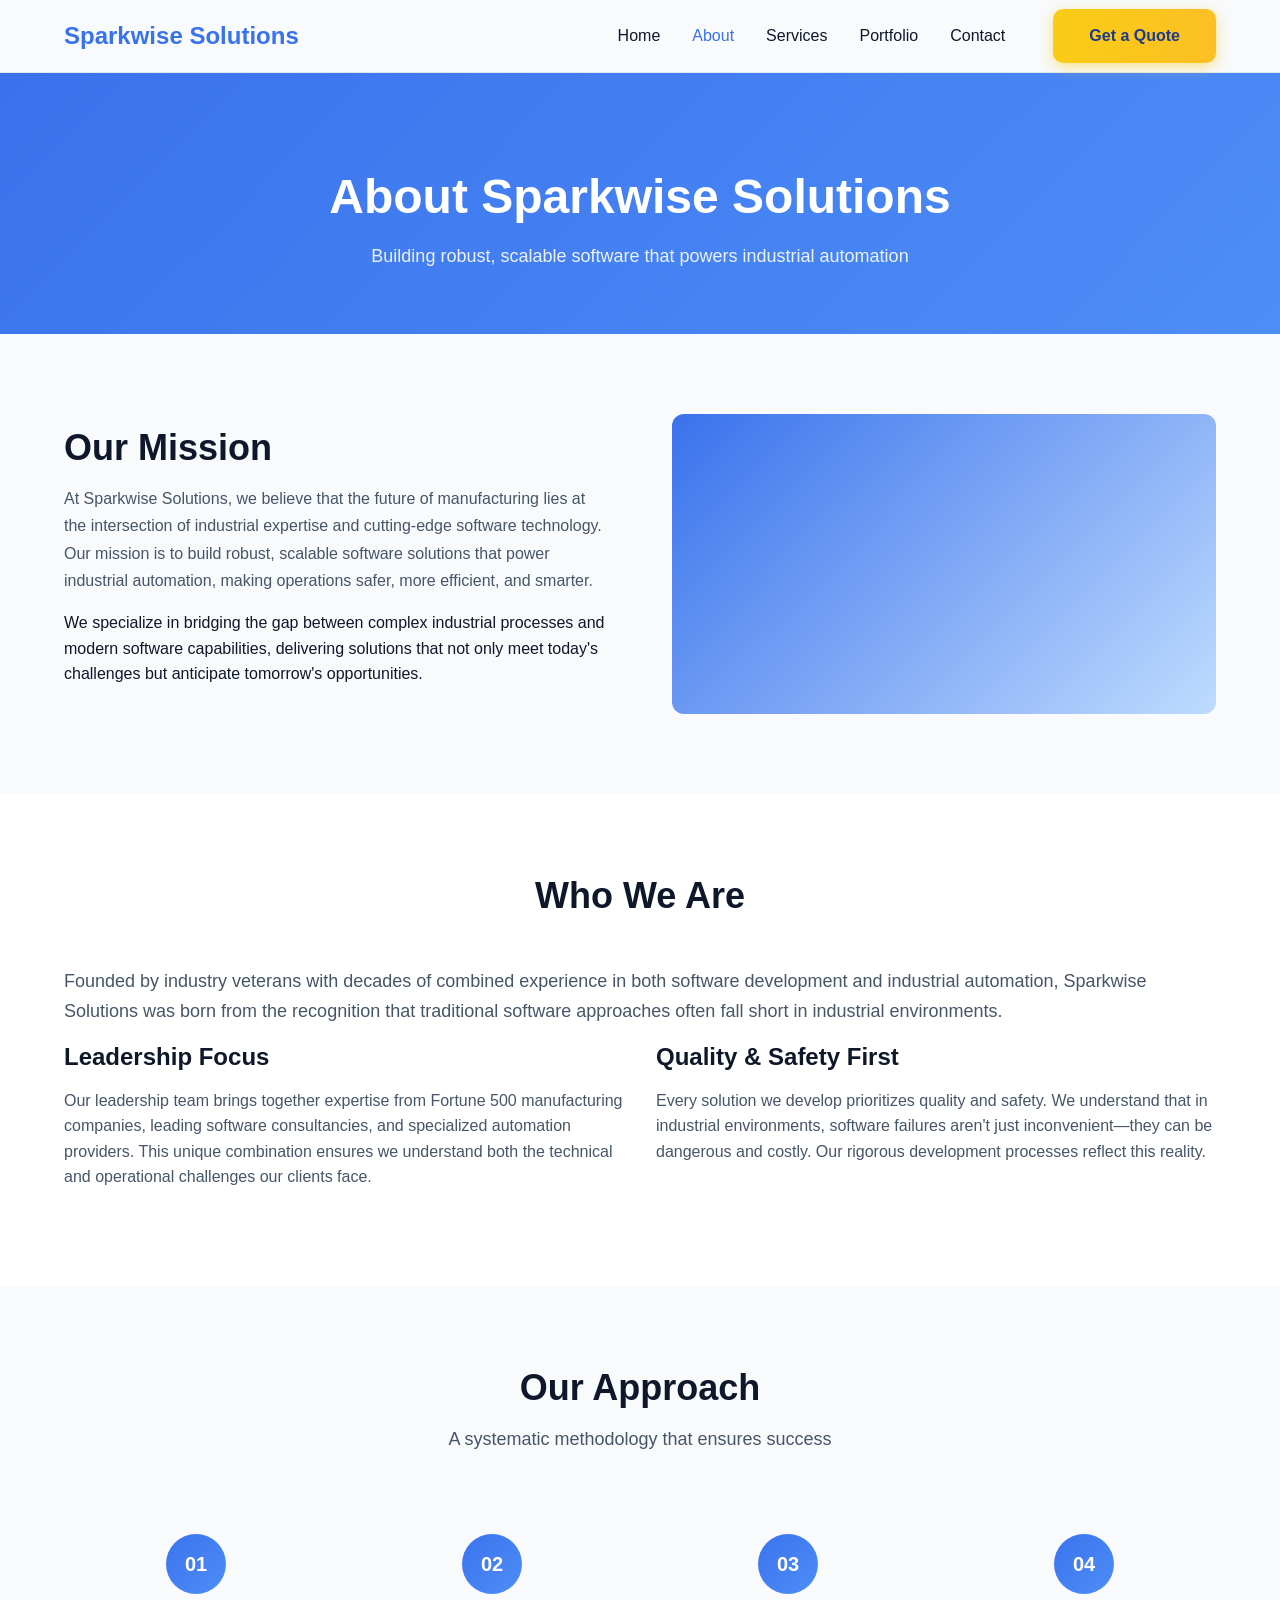
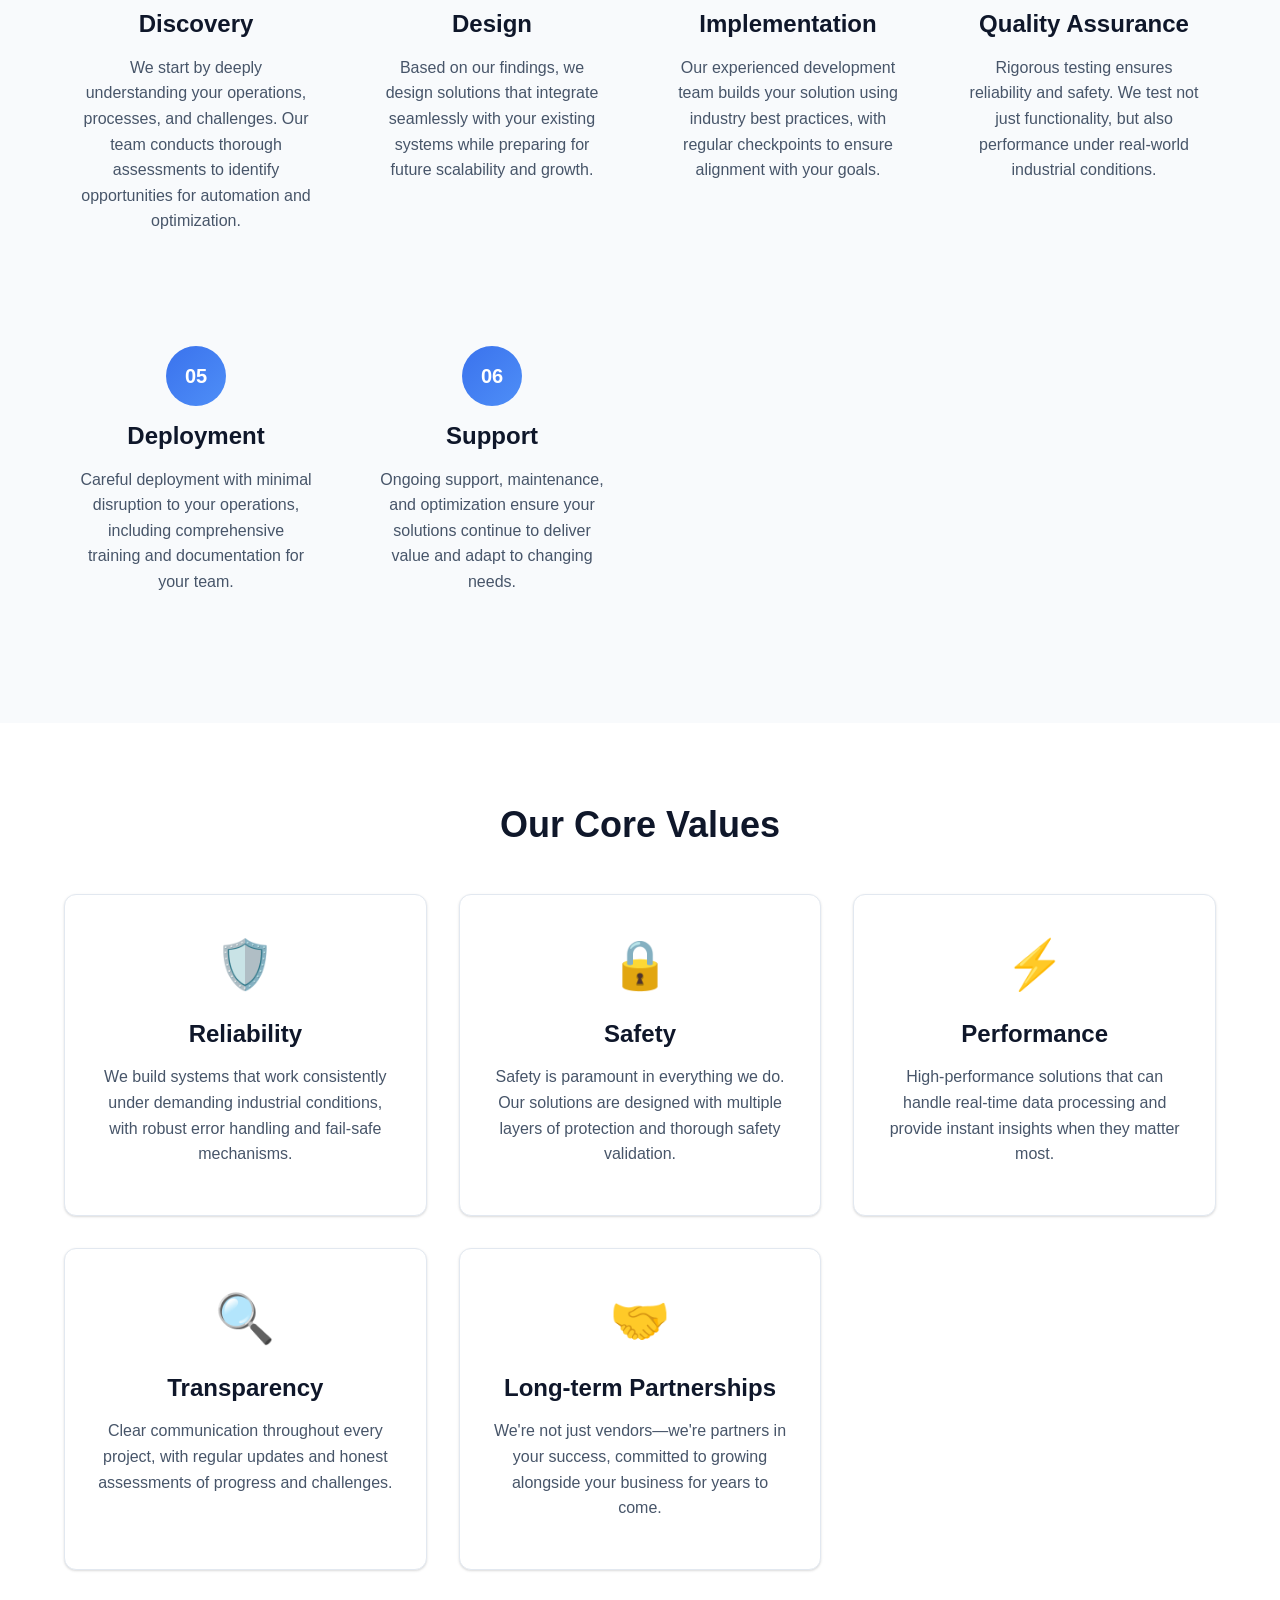
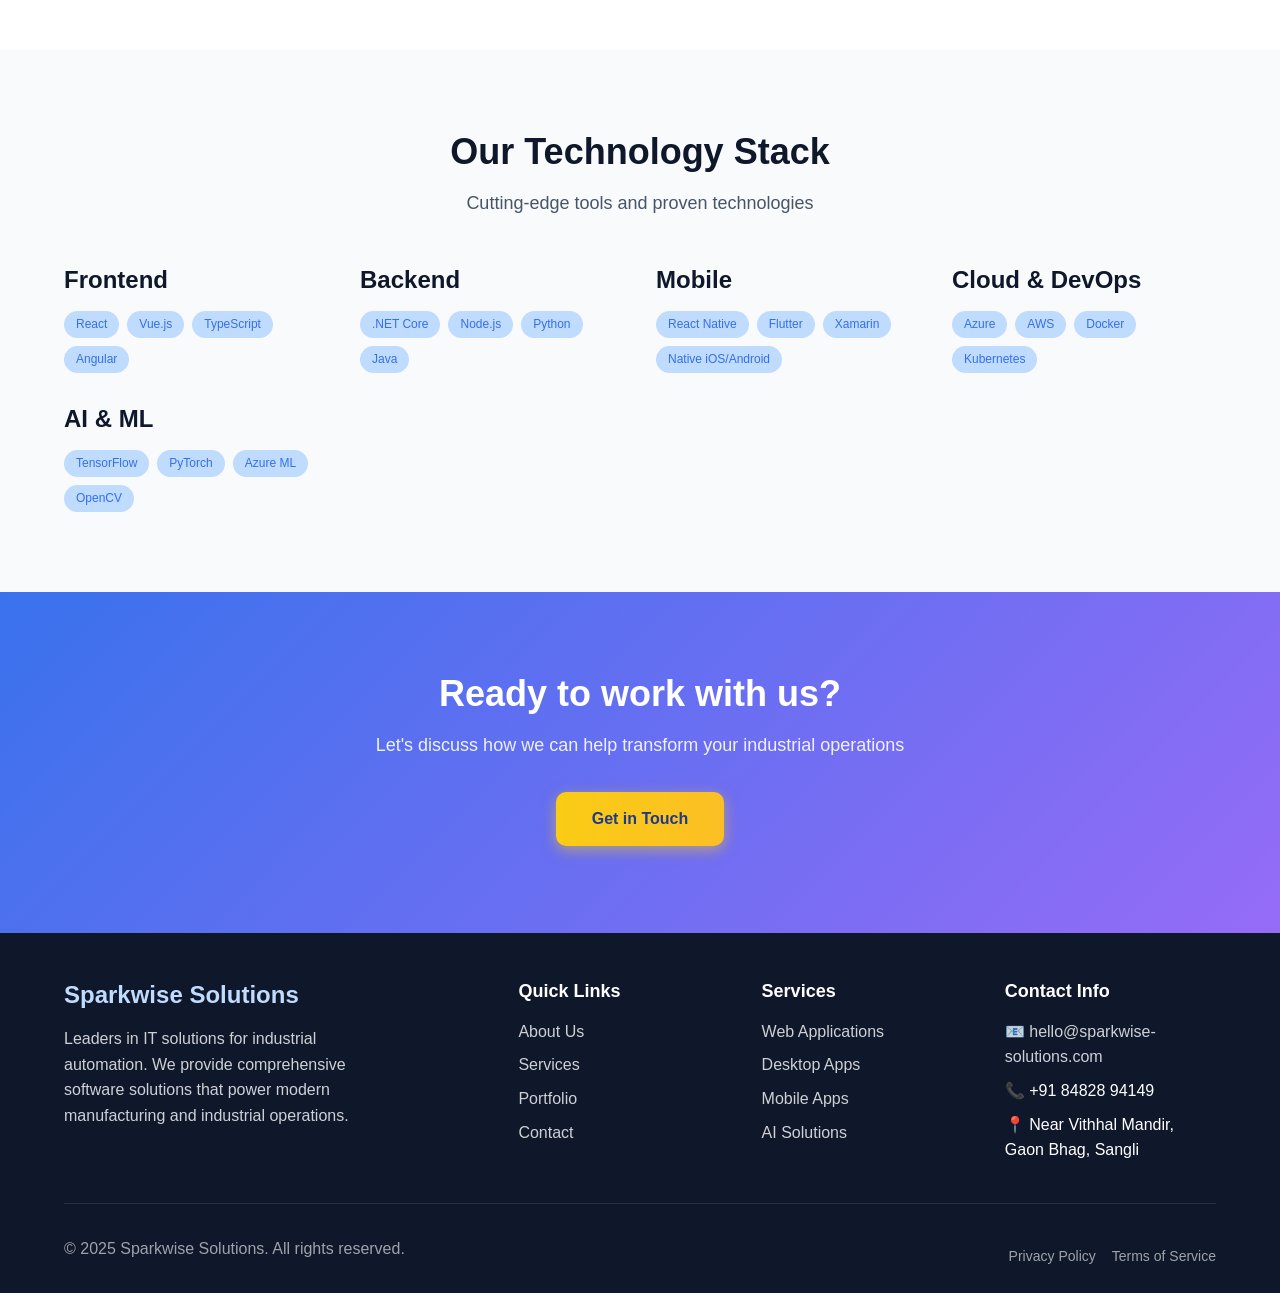
<file: about.html>
<!DOCTYPE html>
<html lang="en">

<head>
    <meta charset="UTF-8">
    <meta name="viewport" content="width=device-width, initial-scale=1.0">
    <title>About Us - Sparkwise Solutions</title>
    <meta name="description"
        content="Learn about Sparkwise Solutions' mission, approach, and expertise in industrial automation software development.">
    <link rel="canonical" href="https://sparkwise-solutions.com/about.html">

    <!-- Breadcrumb Structured Data -->
    <script type="application/ld+json">
    {
      "@context": "https://schema.org",
      "@type": "BreadcrumbList",
      "itemListElement": [
        {
          "@type": "ListItem",
          "position": 1,
          "name": "Home",
          "item": "https://sparkwise-solutions.com/"
        },
        {
          "@type": "ListItem",
          "position": 2,
          "name": "About",
          "item": "https://sparkwise-solutions.com/about.html"
        }
      ]
    }
    </script>

    <link rel="stylesheet" href="assets/css/main.css">
</head>

<body>
    <!-- Header -->
    <header class="header">
        <nav class="nav container" aria-label="Main navigation">
            <div class="nav__brand">
                <a href="index.html" class="nav__logo">Sparkwise Solutions</a>
            </div>

            <button class="nav__toggle" aria-label="Toggle navigation menu" aria-expanded="false">
                <span></span>
                <span></span>
                <span></span>
            </button>

            <div class="nav__menu">
                <ul class="nav__list">
                    <li class="nav__item"><a href="index.html" class="nav__link">Home</a></li>
                    <li class="nav__item"><a href="about.html" class="nav__link nav__link--active">About</a></li>
                    <li class="nav__item"><a href="services.html" class="nav__link">Services</a></li>
                    <li class="nav__item"><a href="portfolio.html" class="nav__link">Portfolio</a></li>
                    <li class="nav__item"><a href="contact.html" class="nav__link">Contact</a></li>
                </ul>
                <a href="contact.html" class="btn btn--primary nav__cta">Get a Quote</a>
            </div>
        </nav>
    </header>

    <main>
        <!-- Page Header -->
        <section class="page-header">
            <div class="container">
                <h1 class="page-header__title">About Sparkwise Solutions</h1>
                <p class="page-header__subtitle">Building robust, scalable software that powers industrial automation
                </p>
            </div>
        </section>

        <!-- Mission Section -->
        <section class="mission section">
            <div class="container">
                <div class="mission__content">
                    <div class="mission__text">
                        <h2 class="section__title">Our Mission</h2>
                        <p class="mission__description">At Sparkwise Solutions, we believe that the future of
                            manufacturing lies at the intersection of industrial expertise and cutting-edge software
                            technology. Our mission is to build robust, scalable software solutions that power
                            industrial automation, making operations safer, more efficient, and smarter.</p>
                        <p>We specialize in bridging the gap between complex industrial processes and modern software
                            capabilities, delivering solutions that not only meet today's challenges but anticipate
                            tomorrow's opportunities.</p>
                    </div>
                    <div class="mission__visual">
                        <div class="mission-graphic"></div>
                    </div>
                </div>
            </div>
        </section>

        <!-- Who We Are -->
        <section class="who-we-are section section--bg">
            <div class="container">
                <div class="section__header">
                    <h2 class="section__title">Who We Are</h2>
                </div>

                <div class="who-we-are__content">
                    <p class="lead-text">Founded by industry veterans with decades of combined experience in both
                        software development and industrial automation, Sparkwise Solutions was born from the
                        recognition that traditional software approaches often fall short in industrial environments.
                    </p>

                    <div class="grid grid--2">
                        <div class="story-point">
                            <h3 class="story-point__title">Leadership Focus</h3>
                            <p>Our leadership team brings together expertise from Fortune 500 manufacturing companies,
                                leading software consultancies, and specialized automation providers. This unique
                                combination ensures we understand both the technical and operational challenges our
                                clients face.</p>
                        </div>

                        <div class="story-point">
                            <h3 class="story-point__title">Quality & Safety First</h3>
                            <p>Every solution we develop prioritizes quality and safety. We understand that in
                                industrial environments, software failures aren't just inconvenient—they can be
                                dangerous and costly. Our rigorous development processes reflect this reality.</p>
                        </div>
                    </div>
                </div>
            </div>
        </section>

        <!-- Our Approach -->
        <section class="approach section">
            <div class="container">
                <div class="section__header">
                    <h2 class="section__title">Our Approach</h2>
                    <p class="section__subtitle">A systematic methodology that ensures success</p>
                </div>

                <div class="approach__steps">
                    <div class="step">
                        <div class="step__number">01</div>
                        <h3 class="step__title">Discovery</h3>
                        <p class="step__description">We start by deeply understanding your operations, processes, and
                            challenges. Our team conducts thorough assessments to identify opportunities for automation
                            and optimization.</p>
                    </div>

                    <div class="step">
                        <div class="step__number">02</div>
                        <h3 class="step__title">Design</h3>
                        <p class="step__description">Based on our findings, we design solutions that integrate
                            seamlessly with your existing systems while preparing for future scalability and growth.</p>
                    </div>

                    <div class="step">
                        <div class="step__number">03</div>
                        <h3 class="step__title">Implementation</h3>
                        <p class="step__description">Our experienced development team builds your solution using
                            industry best practices, with regular checkpoints to ensure alignment with your goals.</p>
                    </div>

                    <div class="step">
                        <div class="step__number">04</div>
                        <h3 class="step__title">Quality Assurance</h3>
                        <p class="step__description">Rigorous testing ensures reliability and safety. We test not just
                            functionality, but also performance under real-world industrial conditions.</p>
                    </div>

                    <div class="step">
                        <div class="step__number">05</div>
                        <h3 class="step__title">Deployment</h3>
                        <p class="step__description">Careful deployment with minimal disruption to your operations,
                            including comprehensive training and documentation for your team.</p>
                    </div>

                    <div class="step">
                        <div class="step__number">06</div>
                        <h3 class="step__title">Support</h3>
                        <p class="step__description">Ongoing support, maintenance, and optimization ensure your
                            solutions continue to deliver value and adapt to changing needs.</p>
                    </div>
                </div>
            </div>
        </section>

        <!-- Core Values -->
        <section class="values section section--bg">
            <div class="container">
                <div class="section__header">
                    <h2 class="section__title">Our Core Values</h2>
                </div>

                <div class="grid grid--2">
                    <div class="value card">
                        <div class="value__icon">🛡️</div>
                        <h3 class="value__title">Reliability</h3>
                        <p class="value__description">We build systems that work consistently under demanding industrial
                            conditions, with robust error handling and fail-safe mechanisms.</p>
                    </div>

                    <div class="value card">
                        <div class="value__icon">🔒</div>
                        <h3 class="value__title">Safety</h3>
                        <p class="value__description">Safety is paramount in everything we do. Our solutions are
                            designed with multiple layers of protection and thorough safety validation.</p>
                    </div>

                    <div class="value card">
                        <div class="value__icon">⚡</div>
                        <h3 class="value__title">Performance</h3>
                        <p class="value__description">High-performance solutions that can handle real-time data
                            processing and provide instant insights when they matter most.</p>
                    </div>

                    <div class="value card">
                        <div class="value__icon">🔍</div>
                        <h3 class="value__title">Transparency</h3>
                        <p class="value__description">Clear communication throughout every project, with regular updates
                            and honest assessments of progress and challenges.</p>
                    </div>

                    <div class="value card">
                        <div class="value__icon">🤝</div>
                        <h3 class="value__title">Long-term Partnerships</h3>
                        <p class="value__description">We're not just vendors—we're partners in your success, committed
                            to growing alongside your business for years to come.</p>
                    </div>
                </div>
            </div>
        </section>

        <!-- Technology Stack -->
        <section class="tech-stack section">
            <div class="container">
                <div class="section__header">
                    <h2 class="section__title">Our Technology Stack</h2>
                    <p class="section__subtitle">Cutting-edge tools and proven technologies</p>
                </div>

                <div class="tech-categories">
                    <div class="tech-category">
                        <h3 class="tech-category__title">Frontend</h3>
                        <div class="tech-badges">
                            <span class="badge">React</span>
                            <span class="badge">Vue.js</span>
                            <span class="badge">TypeScript</span>
                            <span class="badge">Angular</span>
                        </div>
                    </div>

                    <div class="tech-category">
                        <h3 class="tech-category__title">Backend</h3>
                        <div class="tech-badges">
                            <span class="badge">.NET Core</span>
                            <span class="badge">Node.js</span>
                            <span class="badge">Python</span>
                            <span class="badge">Java</span>
                        </div>
                    </div>

                    <div class="tech-category">
                        <h3 class="tech-category__title">Mobile</h3>
                        <div class="tech-badges">
                            <span class="badge">React Native</span>
                            <span class="badge">Flutter</span>
                            <span class="badge">Xamarin</span>
                            <span class="badge">Native iOS/Android</span>
                        </div>
                    </div>

                    <div class="tech-category">
                        <h3 class="tech-category__title">Cloud & DevOps</h3>
                        <div class="tech-badges">
                            <span class="badge">Azure</span>
                            <span class="badge">AWS</span>
                            <span class="badge">Docker</span>
                            <span class="badge">Kubernetes</span>
                        </div>
                    </div>

                    <div class="tech-category">
                        <h3 class="tech-category__title">AI & ML</h3>
                        <div class="tech-badges">
                            <span class="badge">TensorFlow</span>
                            <span class="badge">PyTorch</span>
                            <span class="badge">Azure ML</span>
                            <span class="badge">OpenCV</span>
                        </div>
                    </div>
                </div>
            </div>
        </section>

        <!-- CTA Section -->
        <section class="cta-band section">
            <div class="container">
                <div class="cta-band__content">
                    <h2 class="cta-band__title">Ready to work with us?</h2>
                    <p class="cta-band__subtitle">Let's discuss how we can help transform your industrial operations</p>
                    <a href="contact.html" class="btn btn--primary btn--large">Get in Touch</a>
                </div>
            </div>
        </section>
    </main>

    <!-- Footer -->
    <footer class="footer">
        <div class="container">
            <div class="footer__content">
                <div class="footer__section">
                    <div class="footer__brand">
                        <h3 class="footer__logo">Sparkwise Solutions</h3>
                        <p class="footer__description">Leaders in IT solutions for industrial automation. We provide
                            comprehensive software solutions that power modern manufacturing and industrial operations.
                        </p>
                    </div>
                </div>

                <div class="footer__section">
                    <h4 class="footer__title">Quick Links</h4>
                    <ul class="footer__links">
                        <li><a href="about.html">About Us</a></li>
                        <li><a href="services.html">Services</a></li>
                        <li><a href="portfolio.html">Portfolio</a></li>
                        <li><a href="contact.html">Contact</a></li>
                    </ul>
                </div>

                <div class="footer__section">
                    <h4 class="footer__title">Services</h4>
                    <ul class="footer__links">
                        <li><a href="services.html#web">Web Applications</a></li>
                        <li><a href="services.html#desktop">Desktop Apps</a></li>
                        <li><a href="services.html#mobile">Mobile Apps</a></li>
                        <li><a href="services.html#ai">AI Solutions</a></li>
                    </ul>
                </div>

                <div class="footer__section">
                    <h4 class="footer__title">Contact Info</h4>
                    <div class="footer__contact">
                        <p>📧 hello@sparkwise-solutions.com</p>
                        <p>
                            📞 <a href="tel:+918482894149" style="color:#ffffff; text-decoration:none;">
                                +91 84828 94149
                            </a>
                        </p>


                        <p style="font-size: 16px; color: #ffffff;">
                            📍
                            <a href="https://www.google.com/maps?q=VH46+VX2, Gaon Bhag, Sangli, Sangli Miraj Kupwad, Maharashtra 416416"
                                target="_blank" style="color: #ffffff; text-decoration: none;">
                                Near Vithhal Mandir, Gaon Bhag, Sangli
                            </a>
                        </p>

                    </div>
                </div>

            </div>

            <div class="footer__bottom">
                <div class="footer__copyright">
                    <p>&copy; 2025 Sparkwise Solutions. All rights reserved.</p>
                </div>
                <div class="footer__legal">
                    <a href="#privacy">Privacy Policy</a>
                    <a href="#terms">Terms of Service</a>
                </div>
            </div>
        </div>
    </footer>

    <!-- Back to Top Button -->
    <button class="back-to-top" aria-label="Back to top" style="display: none;">↑</button>

    <script src="assets/js/main.js"></script>
</body>

</html>
</file>
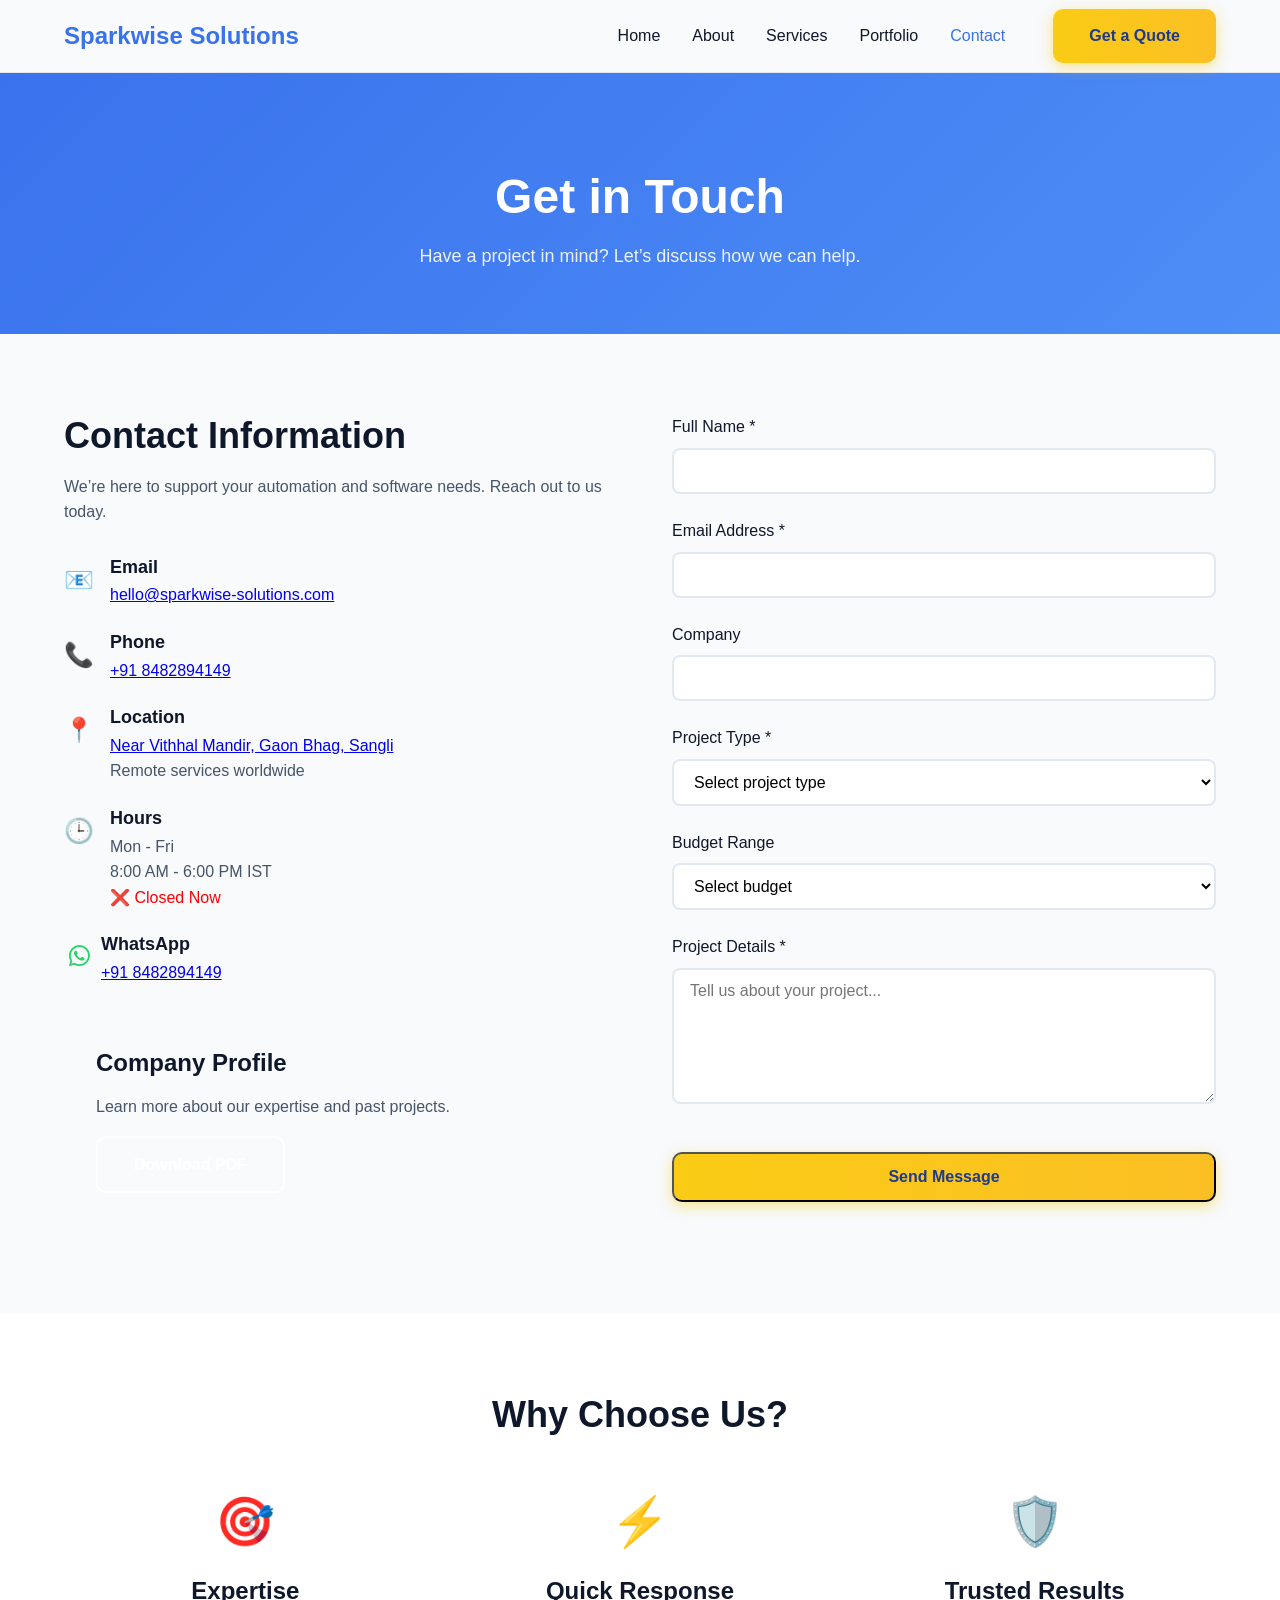
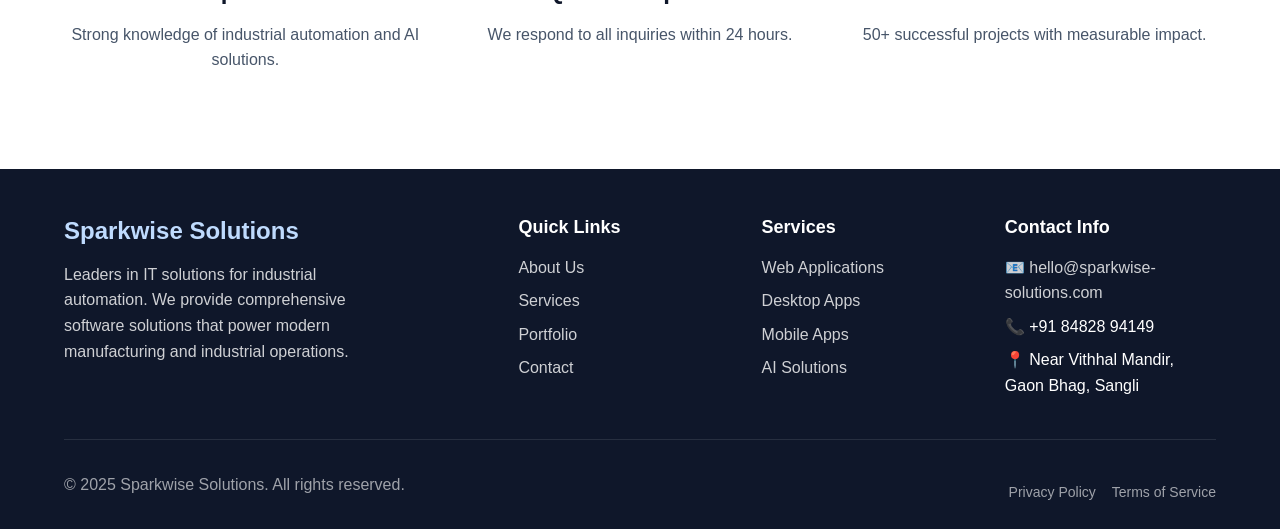
<file: contact.html>
<!DOCTYPE html>
<html lang="en">

<head>
    <meta charset="UTF-8">
    <meta name="viewport" content="width=device-width, initial-scale=1.0">
    <title>Contact Us - Sparkwise Solutions</title>
    <meta name="description"
        content="Get in touch with Sparkwise Solutions for your industrial automation software needs. Request a quote or consultation today.">
    <link rel="canonical" href="https://sparkwise-solutions.com/contact.html">

    <!-- Breadcrumb Structured Data -->
    <script type="application/ld+json">
    {
      "@context": "https://schema.org",
      "@type": "BreadcrumbList",
      "itemListElement": [
        {
          "@type": "ListItem",
          "position": 1,
          "name": "Home",
          "item": "https://sparkwise-solutions.com/"
        },
        {
          "@type": "ListItem",
          "position": 2,
          "name": "Contact",
          "item": "https://sparkwise-solutions.com/contact.html"
        }
      ]
    }
    </script>

    <link rel="stylesheet" href="assets/css/main.css">
</head>

<body>
    <!-- Header -->
    <header class="header">
        <nav class="nav container" aria-label="Main navigation">
            <div class="nav__brand">
                <a href="index.html" class="nav__logo">Sparkwise Solutions</a>
            </div>

            <button class="nav__toggle" aria-label="Toggle navigation menu" aria-expanded="false">
                <span></span>
                <span></span>
                <span></span>
            </button>

            <div class="nav__menu">
                <ul class="nav__list">
                    <li class="nav__item"><a href="index.html" class="nav__link">Home</a></li>
                    <li class="nav__item"><a href="about.html" class="nav__link">About</a></li>
                    <li class="nav__item"><a href="services.html" class="nav__link">Services</a></li>
                    <li class="nav__item"><a href="portfolio.html" class="nav__link">Portfolio</a></li>
                    <li class="nav__item"><a href="contact.html" class="nav__link nav__link--active">Contact</a></li>
                </ul>
                <a href="contact.html" class="btn btn--primary nav__cta">Get a Quote</a>
            </div>
        </nav>
    </header>

    <main>
        <!-- Page Header -->
        <section class="page-header">
            <div class="container">
                <h1 class="page-header__title">Get in Touch</h1>
                <p class="page-header__subtitle">Have a project in mind? Let’s discuss how we can help.</p>
            </div>
        </section>
        <!-- Contact Section -->
        <section class="contact section">
            <div class="container">
                <div class="contact__content">
                    <!-- Contact Info -->
                    <div class="contact__info">
                        <h2 class="contact__title">Contact Information</h2>
                        <p class="contact__description">We’re here to support your automation and software needs. Reach
                            out to us today.</p>

                        <!-- Add FontAwesome CDN in your <head> -->
                        <link rel="stylesheet"
                            href="https://cdnjs.cloudflare.com/ajax/libs/font-awesome/6.5.0/css/all.min.css">

                        <div class="contact__details">
                            <div class="contact__item">
                                <div class="contact__icon">📧</div>
                                <div class="contact__text">
                                    <h3>Email</h3>
                                    <p><a href="mailto:hello@sparkwise-solutions.com">hello@sparkwise-solutions.com</a>
                                    </p>
                                </div>
                            </div>

                            <div class="contact__item">
                                <div class="contact__icon">📞</div>
                                <div class="contact__text">
                                    <h3>Phone</h3>
                                    <p><a href="tel:+918482894149">+91 8482894149</a></p>
                                </div>
                            </div>

                            <div class="contact__item">
                                <div class="contact__icon">📍</div>
                                <div class="contact__text">
                                    <h3>Location</h3>
                                    <p>
                                        <a href="https://www.google.com/maps?q=VH46+VX2, Gaon Bhag, Sangli, Sangli Miraj Kupwad, Maharashtra 416416"
                                            target="_blank">
                                            Near Vithhal Mandir, Gaon Bhag, Sangli
                                        </a>
                                        <br>Remote services worldwide
                                    </p>
                                </div>

                            </div>

                            <div class="contact__item">
                                <div class="contact__icon">🕒</div>
                                <div class="contact__text">
                                    <h3>Hours</h3>
                                    <p>Mon - Fri <br>8:00 AM - 6:00 PM IST</p>
                                    <p id="open-status"></p>

                                </div>
                            </div>

                            <!-- WhatsApp Contact -->
                            <div class="contact__item">
                                <div class="contact__icon"><i class="fab fa-whatsapp"
                                        style="color: #25D366; margin-left: 25%;"></i></div>
                                <div class="contact__text">
                                    <h3>WhatsApp</h3>
                                    <p><a href="https://wa.me/918482894149" target="_blank">+91 8482894149</a></p>
                                </div>
                            </div>
                        </div>


                        <!-- Download Company Profile -->
                        <div class="contact__download">
                            <h3>Company Profile</h3>
                            <p>Learn more about our expertise and past projects.</p>
                            <a href="#company-profile.pdf" class="btn btn--secondary" target="_blank">Download PDF</a>
                        </div>
                    </div>

                    <!-- Contact Form -->
                    <div class="contact__form">
                        <form id="contactForm" class="form" novalidate>
                            <div class="form__group">
                                <label for="name" class="form__label">Full Name *</label>
                                <input type="text" id="name" name="name" class="form__input" required>
                                <div class="form__error" id="nameError"></div>
                            </div>

                            <div class="form__group">
                                <label for="email" class="form__label">Email Address *</label>
                                <input type="email" id="email" name="email" class="form__input" required>
                                <div class="form__error" id="emailError"></div>
                            </div>

                            <div class="form__group">
                                <label for="company" class="form__label">Company</label>
                                <input type="text" id="company" name="company" class="form__input">
                            </div>

                            <div class="form__group">
                                <label for="projectType" class="form__label">Project Type *</label>
                                <select id="projectType" name="projectType" class="form__input form__select" required>
                                    <option value="">Select project type</option>
                                    <option value="web">Web Application</option>
                                    <option value="desktop">Desktop Application</option>
                                    <option value="mobile">Mobile Application</option>
                                    <option value="ai">AI Solution</option>
                                    <option value="integration">System Integration</option>
                                    <option value="consulting">Consulting</option>
                                    <option value="other">Other</option>
                                </select>
                                <div class="form__error" id="projectTypeError"></div>
                            </div>

                            <div class="form__group">
                                <label for="budget" class="form__label">Budget Range</label>
                                <select id="budget" name="budget" class="form__input form__select">
                                    <option value="">Select budget</option>
                                    <option value="under-25k">Under $25,000</option>
                                    <option value="25k-100k">$25,000 - $100,000</option>
                                    <option value="100k-250k">$100,000 - $250,000</option>
                                    <option value="250k-500k">$250,000 - $500,000</option>
                                    <option value="over-500k">Over $500,000</option>
                                </select>
                            </div>

                            <div class="form__group">
                                <label for="message" class="form__label">Project Details *</label>
                                <textarea id="message" name="message" rows="6" class="form__input form__textarea"
                                    placeholder="Tell us about your project..." required></textarea>
                                <div class="form__error" id="messageError"></div>
                            </div>

                            <button type="submit" class="btn btn--primary btn--large form__submit">Send Message</button>
                        </form>

                        <!-- Success Message -->
                        <div id="formSuccess" class="form__success" style="display: none;">
                            <div class="success-message">
                                <div class="success-icon">✓</div>
                                <h3>Thank you!</h3>
                                <p>Your message has been received. We’ll get back to you within 24 hours.</p>
                            </div>
                        </div>
                    </div>
                </div>
            </div>
        </section>

        <!-- Additional Information -->
        <section class="contact-info section section--bg">
            <div class="container">
                <div class="section__header">
                    <h2 class="section__title">Why Choose Us?</h2>
                </div>

                <div class="grid grid--3">
                    <div class="info-card">
                        <div class="info-card__icon">🎯</div>
                        <h3 class="info-card__title">Expertise</h3>
                        <p class="info-card__description">Strong knowledge of industrial automation and AI solutions.
                        </p>
                    </div>

                    <div class="info-card">
                        <div class="info-card__icon">⚡</div>
                        <h3 class="info-card__title">Quick Response</h3>
                        <p class="info-card__description">We respond to all inquiries within 24 hours.</p>
                    </div>

                    <div class="info-card">
                        <div class="info-card__icon">🛡️</div>
                        <h3 class="info-card__title">Trusted Results</h3>
                        <p class="info-card__description">50+ successful projects with measurable impact.</p>
                    </div>
                </div>
            </div>
        </section>
    </main>


    <!-- Footer -->
    <footer class="footer">
        <div class="container">
            <div class="footer__content">
                <div class="footer__section">
                    <div class="footer__brand">
                        <h3 class="footer__logo">Sparkwise Solutions</h3>
                        <p class="footer__description">Leaders in IT solutions for industrial automation. We provide
                            comprehensive software solutions that power modern manufacturing and industrial operations.
                        </p>
                    </div>
                </div>

                <div class="footer__section">
                    <h4 class="footer__title">Quick Links</h4>
                    <ul class="footer__links">
                        <li><a href="about.html">About Us</a></li>
                        <li><a href="services.html">Services</a></li>
                        <li><a href="portfolio.html">Portfolio</a></li>
                        <li><a href="contact.html">Contact</a></li>
                    </ul>
                </div>

                <div class="footer__section">
                    <h4 class="footer__title">Services</h4>
                    <ul class="footer__links">
                        <li><a href="services.html#web">Web Applications</a></li>
                        <li><a href="services.html#desktop">Desktop Apps</a></li>
                        <li><a href="services.html#mobile">Mobile Apps</a></li>
                        <li><a href="services.html#ai">AI Solutions</a></li>
                    </ul>
                </div>

                <div class="footer__section">
                    <h4 class="footer__title">Contact Info</h4>
                    <div class="footer__contact">
                        <p>📧 hello@sparkwise-solutions.com</p>
                        <p>
                            📞 <a href="tel:+918482894149" style="color:#ffffff; text-decoration:none;">
                                +91 84828 94149
                            </a>
                        </p>


                        <p style="font-size: 16px; color: #ffffff;">
                            📍
                            <a href="https://www.google.com/maps?q=VH46+VX2, Gaon Bhag, Sangli, Sangli Miraj Kupwad, Maharashtra 416416"
                                target="_blank" style="color: #ffffff; text-decoration: none;">
                                Near Vithhal Mandir, Gaon Bhag, Sangli
                            </a>
                        </p>

                    </div>
                </div>
            </div>

            <div class="footer__bottom">
                <div class="footer__copyright">
                    <p>&copy; 2025 Sparkwise Solutions. All rights reserved.</p>
                </div>
                <div class="footer__legal">
                    <a href="#privacy">Privacy Policy</a>
                    <a href="#terms">Terms of Service</a>
                </div>
            </div>
        </div>
    </footer>

    <!-- Back to Top Button -->
    <button class="back-to-top" aria-label="Back to top" style="display: none;">↑</button>

    <script src="assets/js/main.js"></script>
    <script>
        function checkOpenStatus() {
            const now = new Date();

            // Get UTC time
            const utcHour = now.getUTCHours();
            const utcMinutes = now.getUTCMinutes();
            const utcDay = now.getUTCDay();

            // Convert to IST (UTC + 5:30)
            let istHour = utcHour + 5;
            let istMinutes = utcMinutes + 30;

            if (istMinutes >= 60) {
                istMinutes -= 60;
                istHour += 1;
            }
            if (istHour >= 24) istHour -= 24;

            // Adjust day if rollover
            let istDay = utcDay;
            if (utcHour + (utcMinutes / 60) + 5.5 >= 24) {
                istDay = (istDay + 1) % 7;
            }

            // Business hours: Mon-Fri, 8 AM - 6 PM IST
            const isWeekday = istDay >= 1 && istDay <= 5;
            const isOpenHours = istHour >= 8 && (istHour < 18 || (istHour === 18 && istMinutes === 0));

            const status = document.getElementById("open-status");
            if (isWeekday && isOpenHours) {
                status.textContent = "✅ Open Now";
                status.style.color = "green";
            } else {
                status.textContent = "❌ Closed Now";
                status.style.color = "red";
            }
        }

        checkOpenStatus();
    </script>
</body>

</html>
</file>
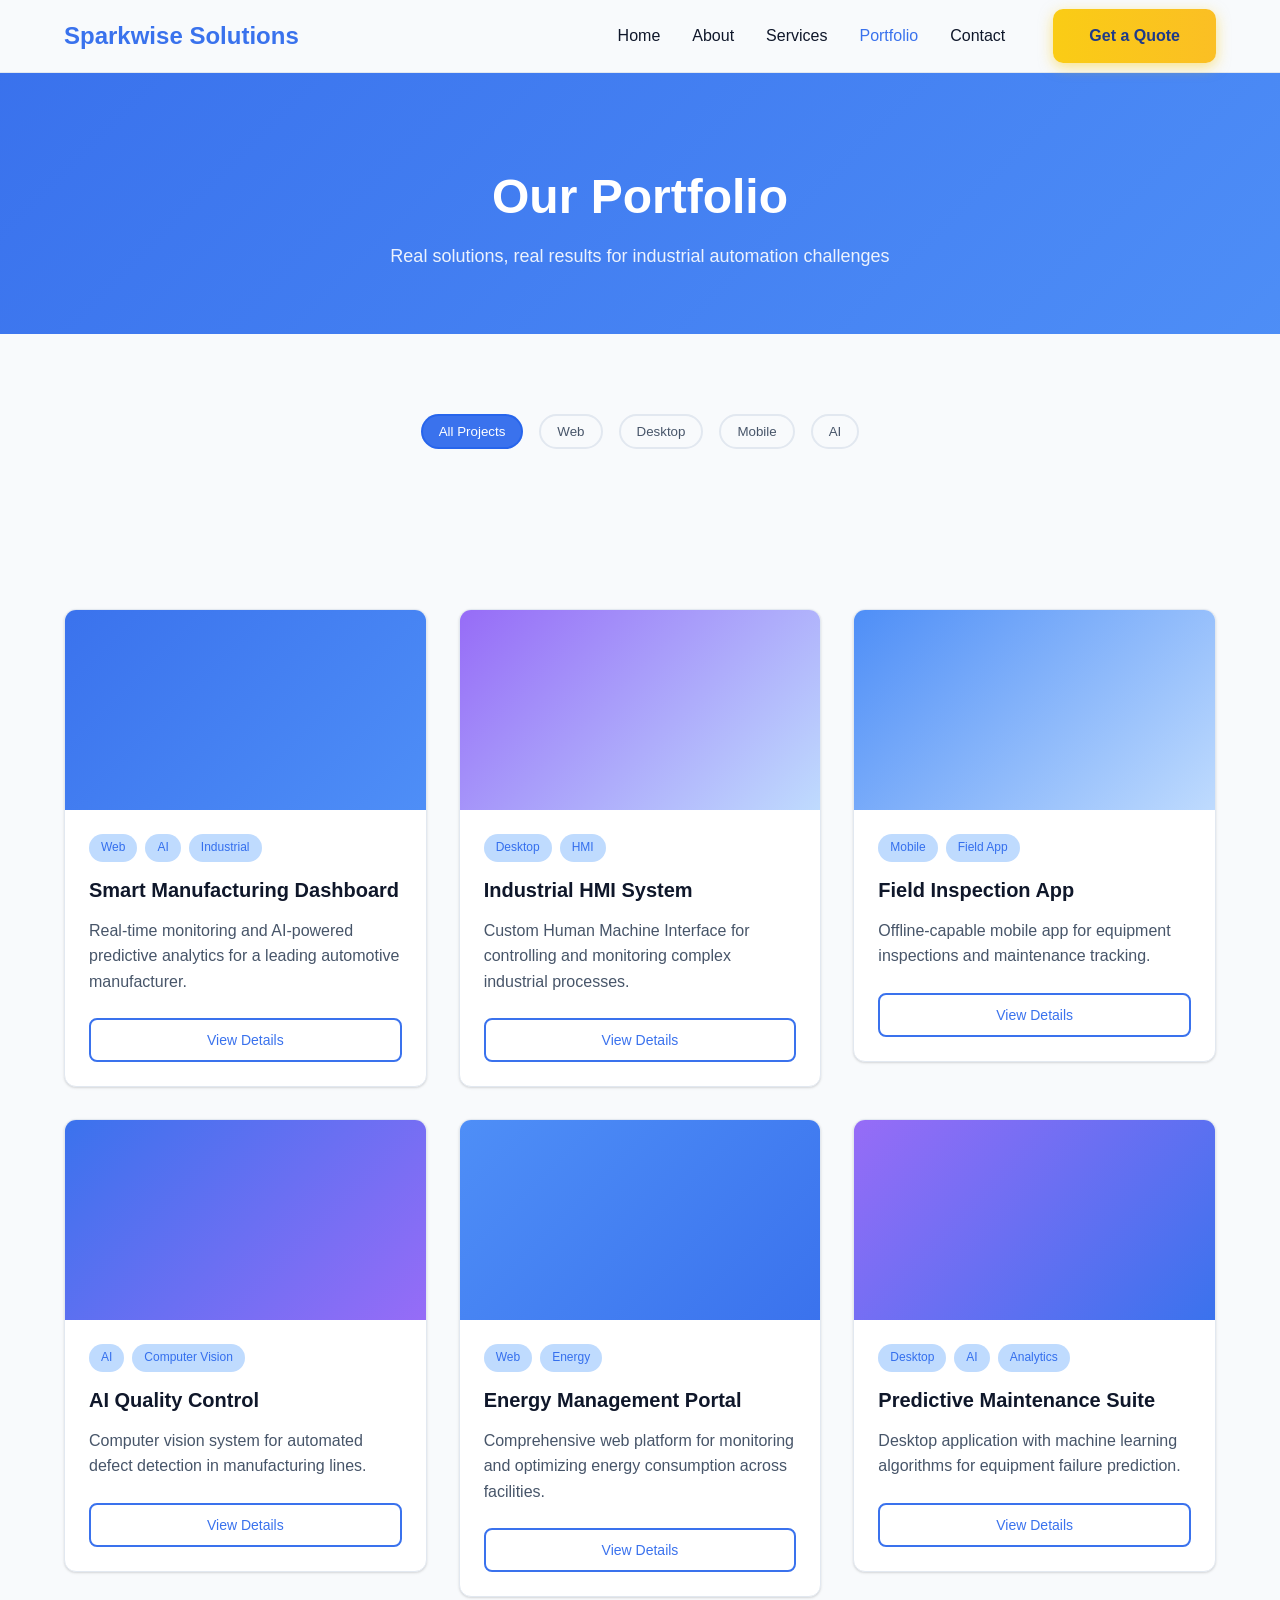
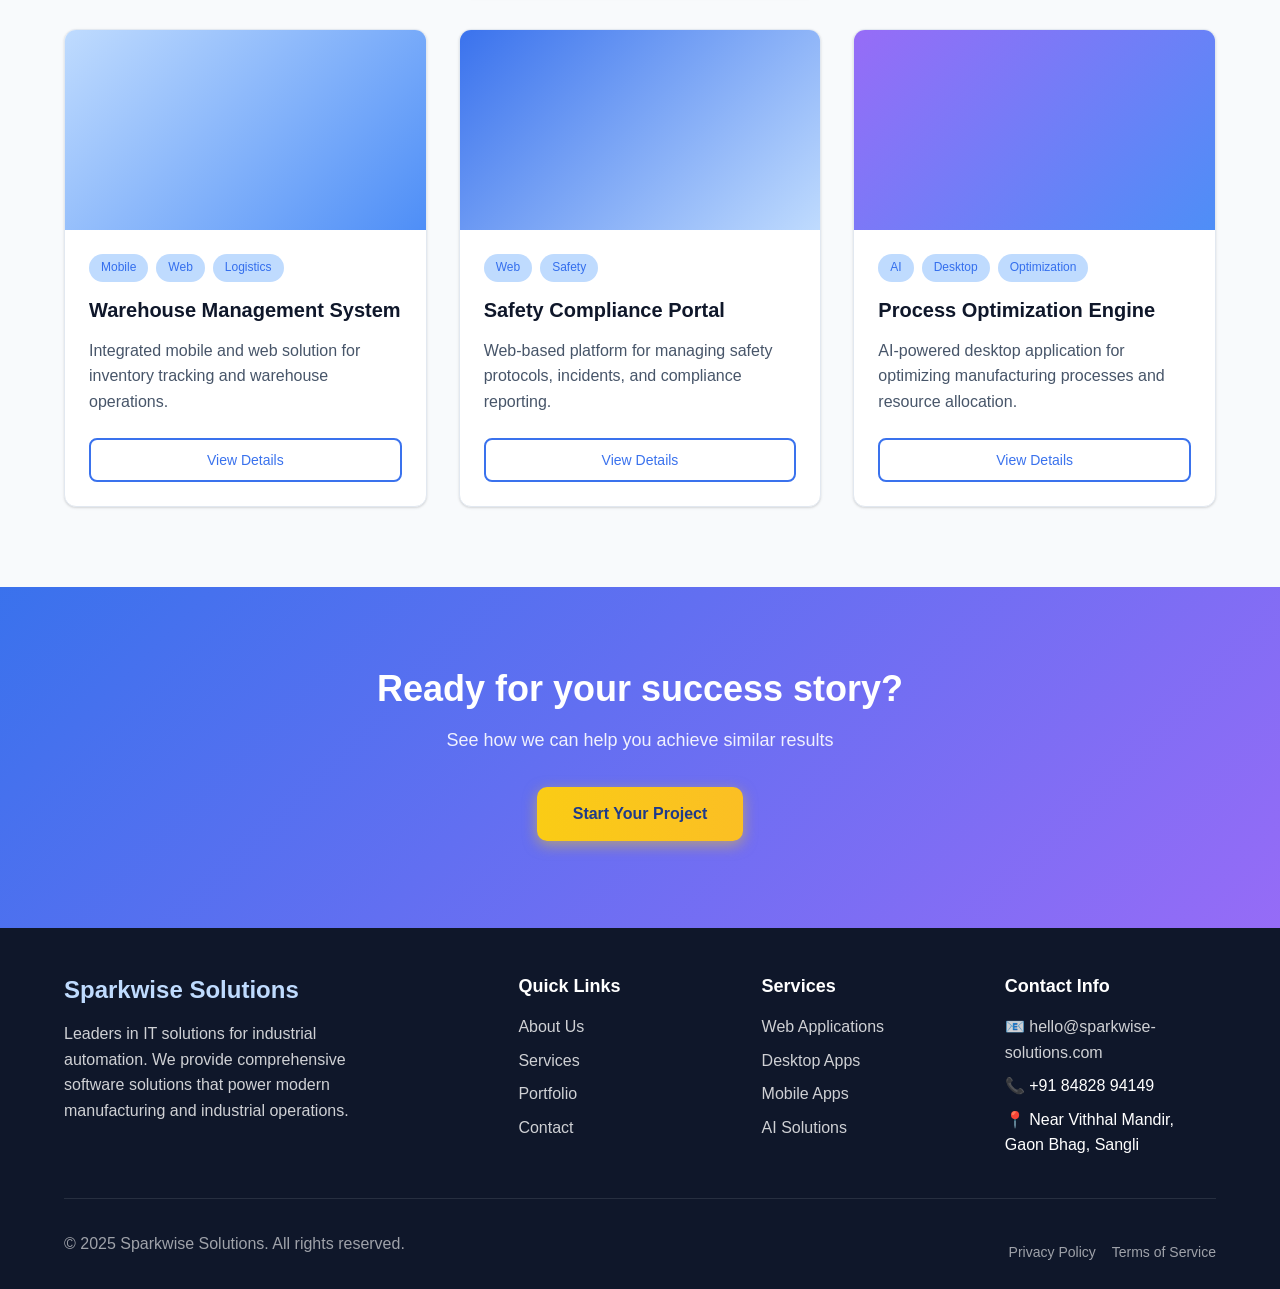
<file: portfolio.html>
<!DOCTYPE html>
<html lang="en">

<head>
    <meta charset="UTF-8">
    <meta name="viewport" content="width=device-width, initial-scale=1.0">
    <title>Portfolio - Sparkwise Solutions</title>
    <meta name="description"
        content="Explore our portfolio of successful industrial automation projects, from web dashboards to AI solutions.">
    <link rel="canonical" href="https://sparkwise-solutions.com/portfolio.html">

    <!-- Breadcrumb Structured Data -->
    <script type="application/ld+json">
    {
      "@context": "https://schema.org",
      "@type": "BreadcrumbList",
      "itemListElement": [
        {
          "@type": "ListItem",
          "position": 1,
          "name": "Home",
          "item": "https://sparkwise-solutions.com/"
        },
        {
          "@type": "ListItem",
          "position": 2,
          "name": "Portfolio",
          "item": "https://sparkwise-solutions.com/portfolio.html"
        }
      ]
    }
    </script>

    <link rel="stylesheet" href="assets/css/main.css">
</head>

<body>
    <!-- Header -->
    <header class="header">
        <nav class="nav container" aria-label="Main navigation">
            <div class="nav__brand">
                <a href="index.html" class="nav__logo">Sparkwise Solutions</a>
            </div>

            <button class="nav__toggle" aria-label="Toggle navigation menu" aria-expanded="false">
                <span></span>
                <span></span>
                <span></span>
            </button>

            <div class="nav__menu">
                <ul class="nav__list">
                    <li class="nav__item"><a href="index.html" class="nav__link">Home</a></li>
                    <li class="nav__item"><a href="about.html" class="nav__link">About</a></li>
                    <li class="nav__item"><a href="services.html" class="nav__link">Services</a></li>
                    <li class="nav__item"><a href="portfolio.html" class="nav__link nav__link--active">Portfolio</a>
                    </li>
                    <li class="nav__item"><a href="contact.html" class="nav__link">Contact</a></li>
                </ul>
                <a href="contact.html" class="btn btn--primary nav__cta">Get a Quote</a>
            </div>
        </nav>
    </header>

    <main>
        <!-- Page Header -->
        <section class="page-header">
            <div class="container">
                <h1 class="page-header__title">Our Portfolio</h1>
                <p class="page-header__subtitle">Real solutions, real results for industrial automation challenges</p>
            </div>
        </section>

        <!-- Portfolio Filters -->
        <section class="portfolio-filters section">
            <div class="container">
                <div class="filter-buttons">
                    <button class="filter-btn filter-btn--active" data-filter="all">All Projects</button>
                    <button class="filter-btn" data-filter="web">Web</button>
                    <button class="filter-btn" data-filter="desktop">Desktop</button>
                    <button class="filter-btn" data-filter="mobile">Mobile</button>
                    <button class="filter-btn" data-filter="ai">AI</button>
                </div>
            </div>
        </section>

        <!-- Portfolio Grid -->
        <section class="portfolio-grid section">
            <div class="container">
                <div class="portfolio-items">
                    <!-- Project 1 -->
                    <div class="portfolio-item" data-category="web ai">
                        <div class="portfolio-card card">
                            <div class="portfolio-card__image">
                                <div class="portfolio-image portfolio-image--manufacturing"></div>
                            </div>
                            <div class="portfolio-card__content">
                                <div class="portfolio-card__tags">
                                    <span class="badge">Web</span>
                                    <span class="badge">AI</span>
                                    <span class="badge">Industrial</span>
                                </div>
                                <h3 class="portfolio-card__title">Smart Manufacturing Dashboard</h3>
                                <p class="portfolio-card__description">Real-time monitoring and AI-powered predictive
                                    analytics for a leading automotive manufacturer.</p>
                                <button class="portfolio-card__btn btn1 btn1--secondary"
                                    data-project="manufacturing">View Details</button>
                            </div>
                        </div>
                    </div>

                    <!-- Project 2 -->
                    <div class="portfolio-item" data-category="desktop">
                        <div class="portfolio-card card">
                            <div class="portfolio-card__image">
                                <div class="portfolio-image portfolio-image--hmi"></div>
                            </div>
                            <div class="portfolio-card__content">
                                <div class="portfolio-card__tags">
                                    <span class="badge">Desktop</span>
                                    <span class="badge">HMI</span>
                                </div>
                                <h3 class="portfolio-card__title">Industrial HMI System</h3>
                                <p class="portfolio-card__description">Custom Human Machine Interface for controlling
                                    and monitoring complex industrial processes.</p>
                                <button class="portfolio-card__btn btn1 btn1--secondary" data-project="hmi">View
                                    Details</button>
                            </div>
                        </div>
                    </div>

                    <!-- Project 3 -->
                    <div class="portfolio-item" data-category="mobile">
                        <div class="portfolio-card card">
                            <div class="portfolio-card__image">
                                <div class="portfolio-image portfolio-image--inspection"></div>
                            </div>
                            <div class="portfolio-card__content">
                                <div class="portfolio-card__tags">
                                    <span class="badge">Mobile</span>
                                    <span class="badge">Field App</span>
                                </div>
                                <h3 class="portfolio-card__title">Field Inspection App</h3>
                                <p class="portfolio-card__description">Offline-capable mobile app for equipment
                                    inspections and maintenance tracking.</p>
                                <button class="portfolio-card__btn btn1 btn1--secondary" data-project="inspection">View
                                    Details</button>
                            </div>
                        </div>
                    </div>

                    <!-- Project 4 -->
                    <div class="portfolio-item" data-category="ai">
                        <div class="portfolio-card card">
                            <div class="portfolio-card__image">
                                <div class="portfolio-image portfolio-image--quality"></div>
                            </div>
                            <div class="portfolio-card__content">
                                <div class="portfolio-card__tags">
                                    <span class="badge">AI</span>
                                    <span class="badge">Computer Vision</span>
                                </div>
                                <h3 class="portfolio-card__title">AI Quality Control</h3>
                                <p class="portfolio-card__description">Computer vision system for automated defect
                                    detection in manufacturing lines.</p>
                                <button class="portfolio-card__btn btn1 btn1--secondary" data-project="quality">View
                                    Details</button>
                            </div>
                        </div>
                    </div>

                    <!-- Project 5 -->
                    <div class="portfolio-item" data-category="web">
                        <div class="portfolio-card card">
                            <div class="portfolio-card__image">
                                <div class="portfolio-image portfolio-image--energy"></div>
                            </div>
                            <div class="portfolio-card__content">
                                <div class="portfolio-card__tags">
                                    <span class="badge">Web</span>
                                    <span class="badge">Energy</span>
                                </div>
                                <h3 class="portfolio-card__title">Energy Management Portal</h3>
                                <p class="portfolio-card__description">Comprehensive web platform for monitoring and
                                    optimizing energy consumption across facilities.</p>
                                <button class="portfolio-card__btn btn1 btn1--secondary" data-project="energy">View
                                    Details</button>
                            </div>
                        </div>
                    </div>

                    <!-- Project 6 -->
                    <div class="portfolio-item" data-category="desktop ai">
                        <div class="portfolio-card card">
                            <div class="portfolio-card__image">
                                <div class="portfolio-image portfolio-image--predictive"></div>
                            </div>
                            <div class="portfolio-card__content">
                                <div class="portfolio-card__tags">
                                    <span class="badge">Desktop</span>
                                    <span class="badge">AI</span>
                                    <span class="badge">Analytics</span>
                                </div>
                                <h3 class="portfolio-card__title">Predictive Maintenance Suite</h3>
                                <p class="portfolio-card__description">Desktop application with machine learning
                                    algorithms for equipment failure prediction.</p>
                                <button class="portfolio-card__btn btn1 btn1--secondary" data-project="predictive">View
                                    Details</button>
                            </div>
                        </div>
                    </div>

                    <!-- Project 7 -->
                    <div class="portfolio-item" data-category="mobile web">
                        <div class="portfolio-card card">
                            <div class="portfolio-card__image">
                                <div class="portfolio-image portfolio-image--warehouse"></div>
                            </div>
                            <div class="portfolio-card__content">
                                <div class="portfolio-card__tags">
                                    <span class="badge">Mobile</span>
                                    <span class="badge">Web</span>
                                    <span class="badge">Logistics</span>
                                </div>
                                <h3 class="portfolio-card__title">Warehouse Management System</h3>
                                <p class="portfolio-card__description">Integrated mobile and web solution for inventory
                                    tracking and warehouse operations.</p>
                                <button class="portfolio-card__btn btn1 btn1--secondary" data-project="warehouse">View
                                    Details</button>
                            </div>
                        </div>
                    </div>

                    <!-- Project 8 -->
                    <div class="portfolio-item" data-category="web">
                        <div class="portfolio-card card">
                            <div class="portfolio-card__image">
                                <div class="portfolio-image portfolio-image--safety"></div>
                            </div>
                            <div class="portfolio-card__content">
                                <div class="portfolio-card__tags">
                                    <span class="badge">Web</span>
                                    <span class="badge">Safety</span>
                                </div>
                                <h3 class="portfolio-card__title">Safety Compliance Portal</h3>
                                <p class="portfolio-card__description">Web-based platform for managing safety protocols,
                                    incidents, and compliance reporting.</p>
                                <button class="portfolio-card__btn btn1 btn1--secondary" data-project="safety">View
                                    Details</button>
                            </div>
                        </div>
                    </div>

                    <!-- Project 9 -->
                    <div class="portfolio-item" data-category="ai desktop">
                        <div class="portfolio-card card">
                            <div class="portfolio-card__image">
                                <div class="portfolio-image portfolio-image--optimization"></div>
                            </div>
                            <div class="portfolio-card__content">
                                <div class="portfolio-card__tags">
                                    <span class="badge">AI</span>
                                    <span class="badge">Desktop</span>
                                    <span class="badge">Optimization</span>
                                </div>
                                <h3 class="portfolio-card__title">Process Optimization Engine</h3>
                                <p class="portfolio-card__description">AI-powered desktop application for optimizing
                                    manufacturing processes and resource allocation.</p>
                                <button class="portfolio-card__btn btn1 btn1--secondary"
                                    data-project="optimization">View Details</button>
                            </div>
                        </div>
                    </div>
                </div>
            </div>
        </section>

        <!-- Project Details Modal -->
        <div class="modal" id="projectModal">
            <div class="modal__overlay">
                <div class="modal__content">
                    <button class="modal__close" aria-label="Close modal">&times;</button>
                    <div class="project-details">
                        <!-- Content will be populated by JavaScript -->
                    </div>
                </div>
            </div>
        </div>

        <!-- CTA Section -->
        <section class="cta-band section">
            <div class="container">
                <div class="cta-band__content">
                    <h2 class="cta-band__title">Ready for your success story?</h2>
                    <p class="cta-band__subtitle">See how we can help you achieve similar results</p>
                    <a href="contact.html" class="btn btn--primary btn--large">Start Your Project</a>
                </div>
            </div>
        </section>
    </main>

    <!-- Footer -->
    <footer class="footer">
        <div class="container">
            <div class="footer__content">
                <div class="footer__section">
                    <div class="footer__brand">
                        <h3 class="footer__logo">Sparkwise Solutions</h3>
                        <p class="footer__description">Leaders in IT solutions for industrial automation. We provide
                            comprehensive software solutions that power modern manufacturing and industrial operations.
                        </p>
                    </div>
                </div>

                <div class="footer__section">
                    <h4 class="footer__title">Quick Links</h4>
                    <ul class="footer__links">
                        <li><a href="about.html">About Us</a></li>
                        <li><a href="services.html">Services</a></li>
                        <li><a href="portfolio.html">Portfolio</a></li>
                        <li><a href="contact.html">Contact</a></li>
                    </ul>
                </div>

                <div class="footer__section">
                    <h4 class="footer__title">Services</h4>
                    <ul class="footer__links">
                        <li><a href="services.html#web">Web Applications</a></li>
                        <li><a href="services.html#desktop">Desktop Apps</a></li>
                        <li><a href="services.html#mobile">Mobile Apps</a></li>
                        <li><a href="services.html#ai">AI Solutions</a></li>
                    </ul>
                </div>

                <div class="footer__section">
                    <h4 class="footer__title">Contact Info</h4>
                    <div class="footer__contact">
                        <p>📧 hello@sparkwise-solutions.com</p>
                        <p>
                            📞 <a href="tel:+918482894149" style="color:#ffffff; text-decoration:none;">
                                +91 84828 94149
                            </a>
                        </p>


                        <p style="font-size: 16px; color: #ffffff;">
                            📍
                            <a href="https://www.google.com/maps?q=VH46+VX2, Gaon Bhag, Sangli, Sangli Miraj Kupwad, Maharashtra 416416"
                                target="_blank" style="color: #ffffff; text-decoration: none;">
                                Near Vithhal Mandir, Gaon Bhag, Sangli
                            </a>
                        </p>

                    </div>
                </div>
            </div>

            <div class="footer__bottom">
                <div class="footer__copyright">
                    <p>&copy; 2025 Sparkwise Solutions. All rights reserved.</p>
                </div>
                <div class="footer__legal">
                    <a href="#privacy">Privacy Policy</a>
                    <a href="#terms">Terms of Service</a>
                </div>
            </div>
        </div>
    </footer>

    <!-- Back to Top Button -->
    <button class="back-to-top" aria-label="Back to top" style="display: none;">↑</button>

    <script src="assets/js/main.js"></script>
</body>

</html>
</file>
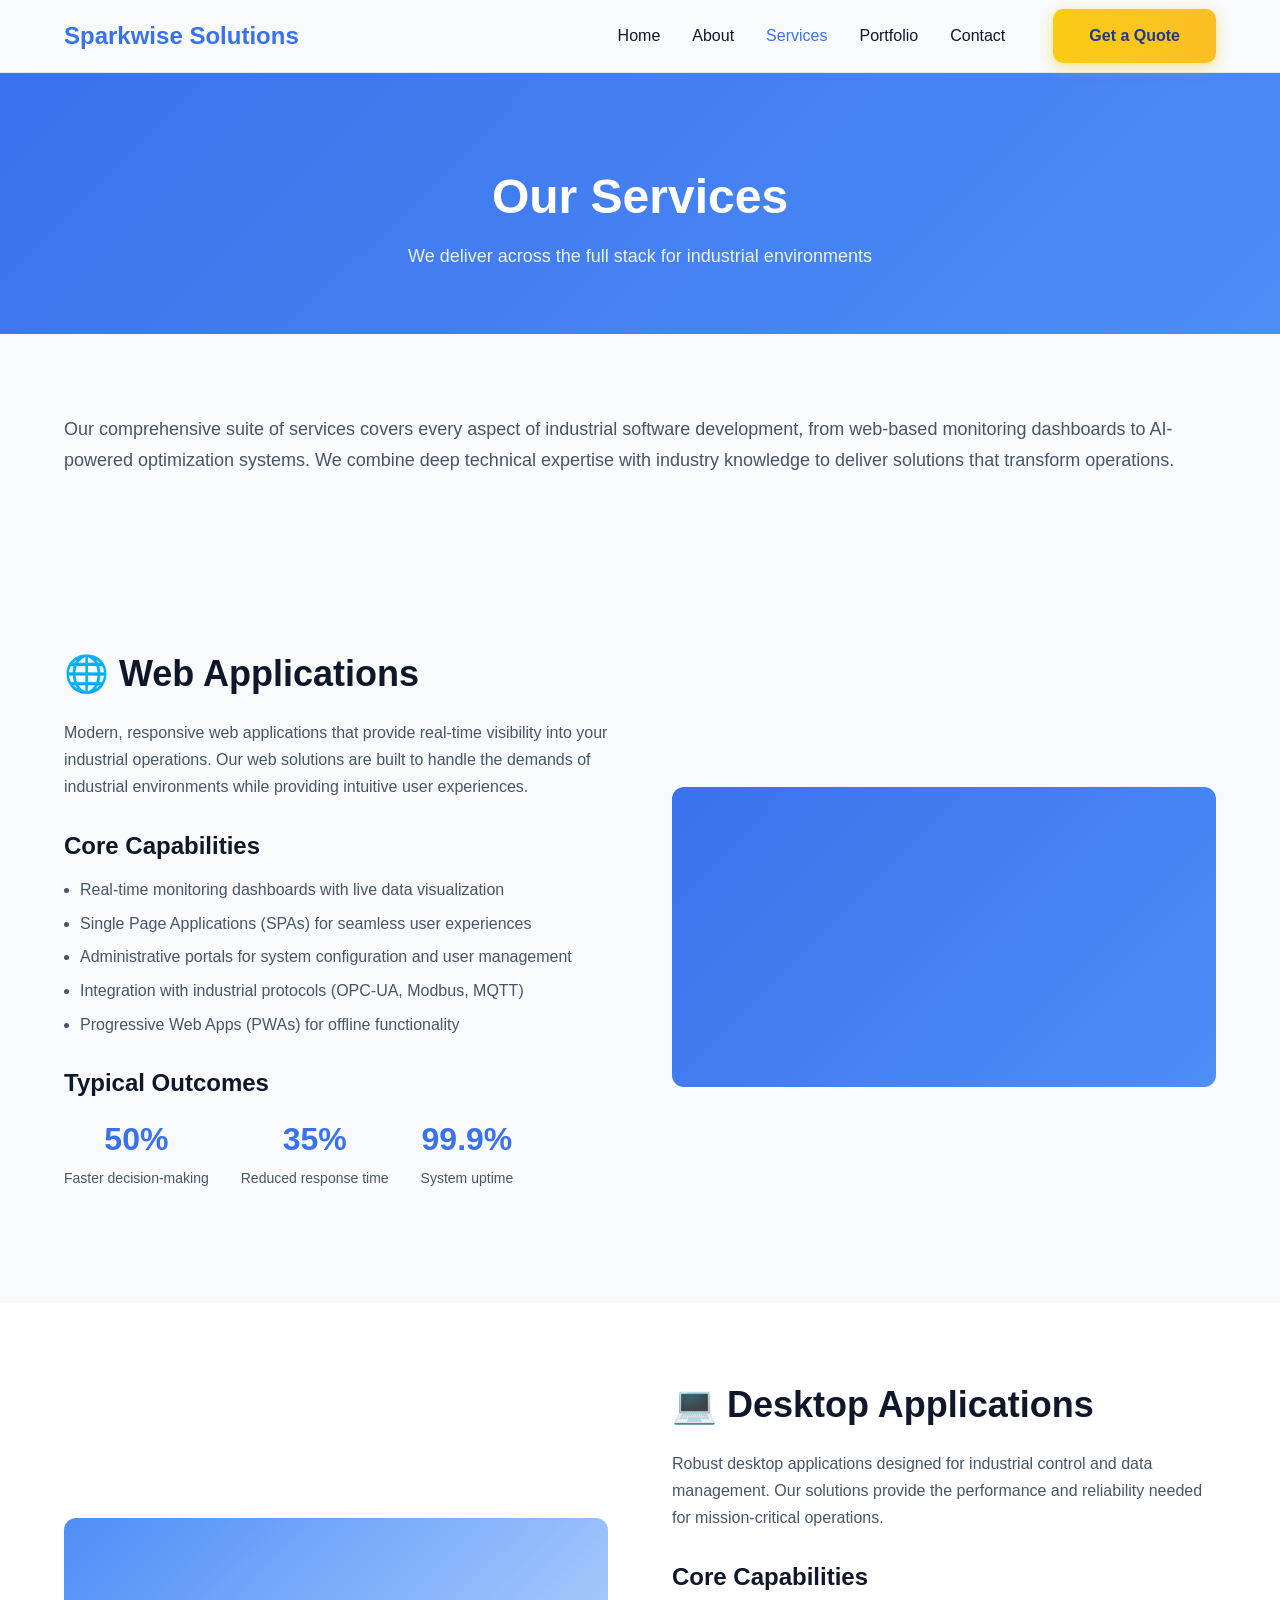
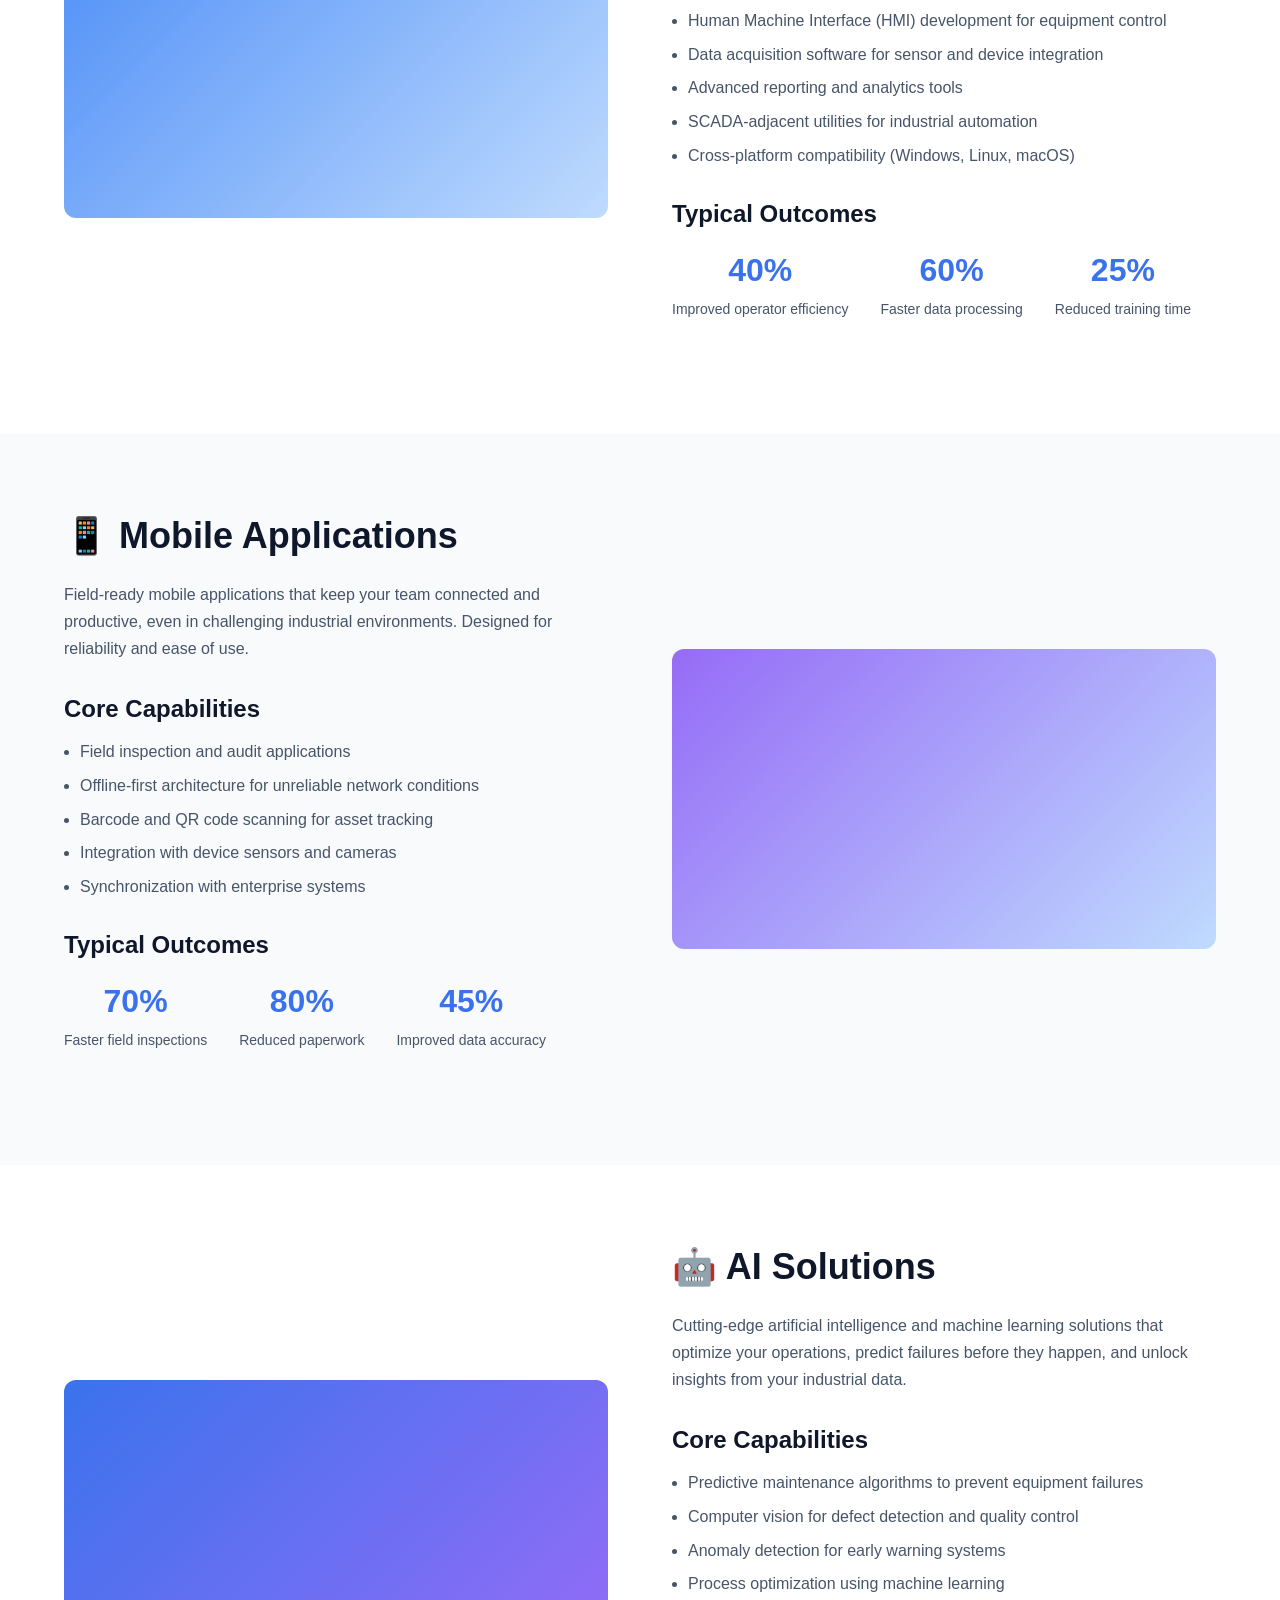
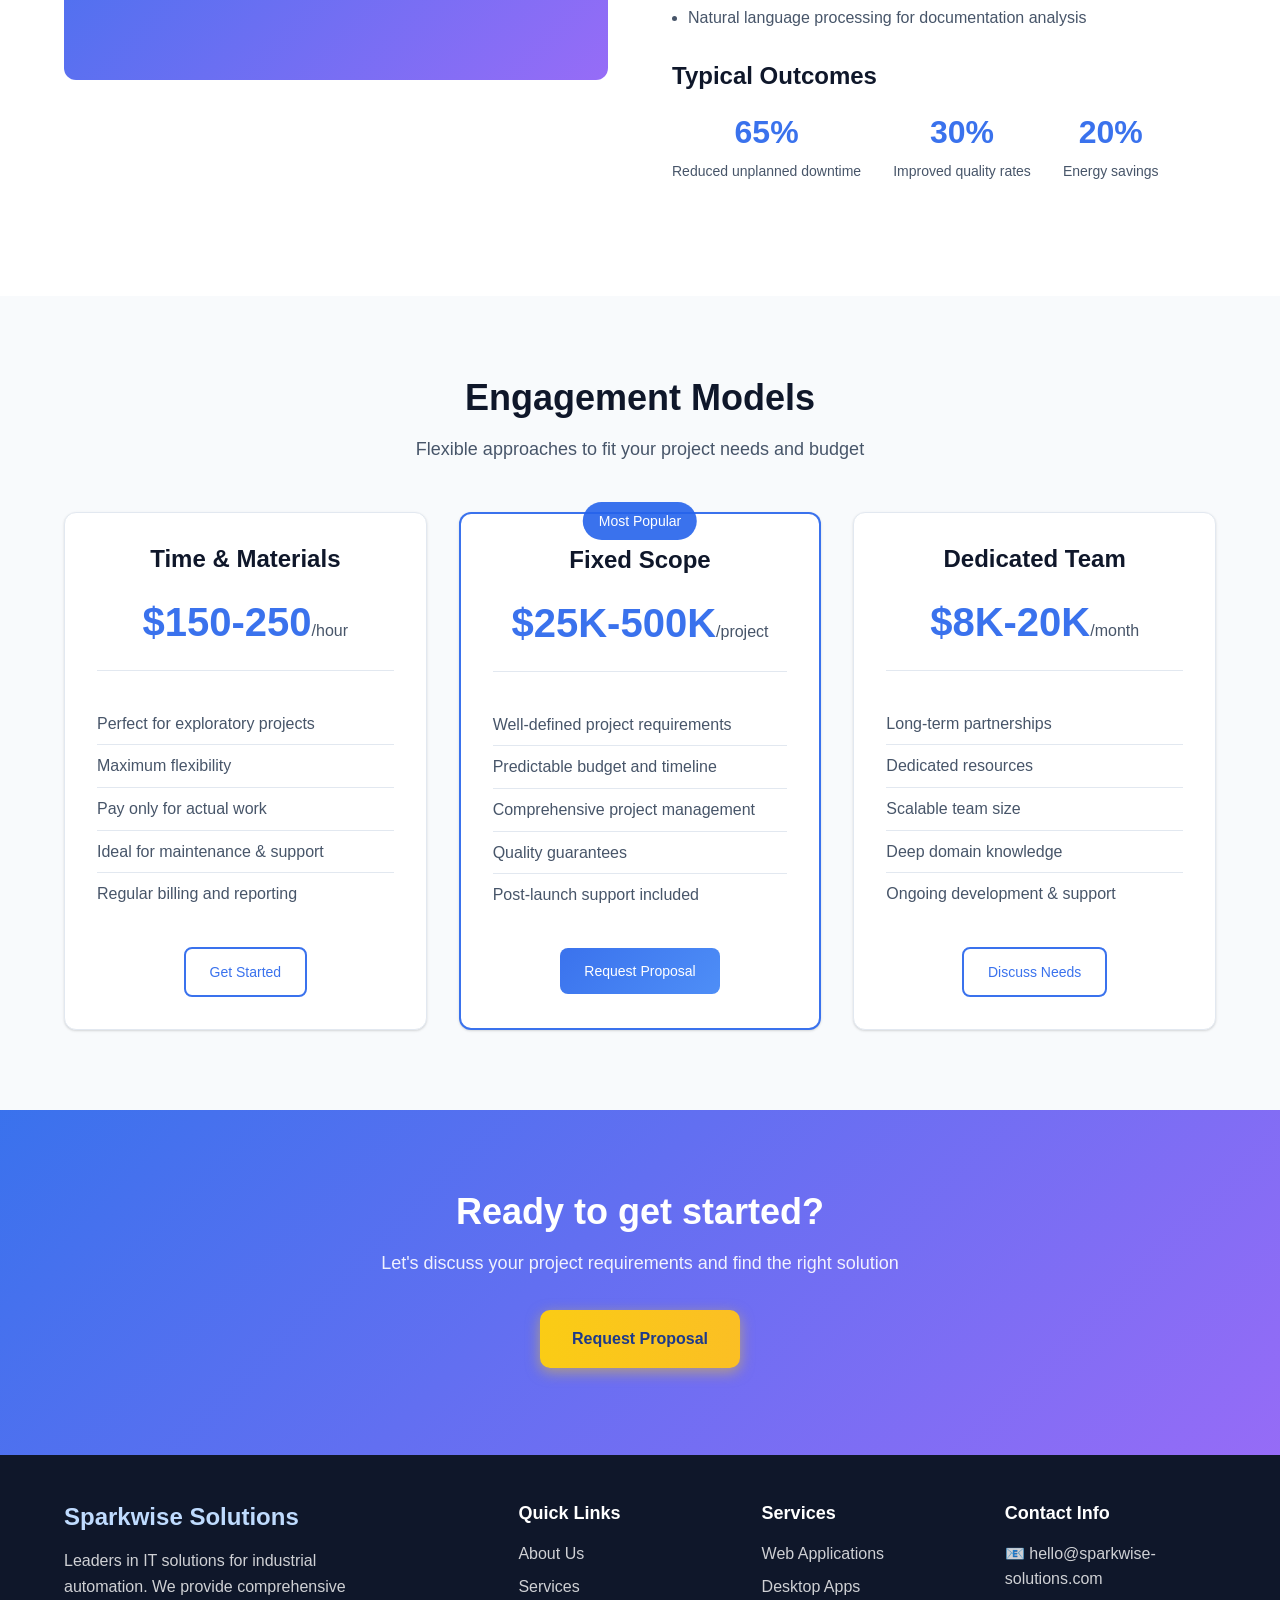
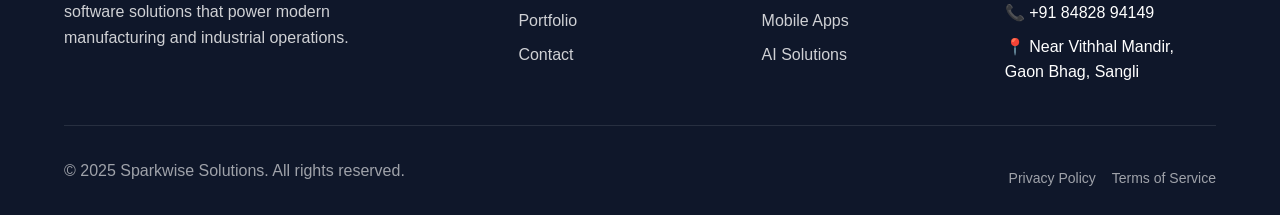
<file: services.html>
<!DOCTYPE html>
<html lang="en">

<head>
    <meta charset="UTF-8">
    <meta name="viewport" content="width=device-width, initial-scale=1.0">
    <title>Services - Sparkwise Solutions</title>
    <meta name="description"
        content="Comprehensive IT services including web applications, desktop software, mobile apps, and AI solutions for industrial automation.">
    <link rel="canonical" href="https://sparkwise-solutions.com/services.html">

    <!-- Breadcrumb Structured Data -->
    <script type="application/ld+json">
    {
      "@context": "https://schema.org",
      "@type": "BreadcrumbList",
      "itemListElement": [
        {
          "@type": "ListItem",
          "position": 1,
          "name": "Home",
          "item": "https://sparkwise-solutions.com/"
        },
        {
          "@type": "ListItem",
          "position": 2,
          "name": "Services",
          "item": "https://sparkwise-solutions.com/services.html"
        }
      ]
    }
    </script>

    <link rel="stylesheet" href="assets/css/main.css">
</head>

<body>
    <!-- Header -->
    <header class="header">
        <nav class="nav container" aria-label="Main navigation">
            <div class="nav__brand">
                <a href="index.html" class="nav__logo">Sparkwise Solutions</a>
            </div>

            <button class="nav__toggle" aria-label="Toggle navigation menu" aria-expanded="false">
                <span></span>
                <span></span>
                <span></span>
            </button>

            <div class="nav__menu">
                <ul class="nav__list">
                    <li class="nav__item"><a href="index.html" class="nav__link">Home</a></li>
                    <li class="nav__item"><a href="about.html" class="nav__link">About</a></li>
                    <li class="nav__item"><a href="services.html" class="nav__link nav__link--active">Services</a></li>
                    <li class="nav__item"><a href="portfolio.html" class="nav__link">Portfolio</a></li>
                    <li class="nav__item"><a href="contact.html" class="nav__link">Contact</a></li>
                </ul>
                <a href="contact.html" class="btn btn--primary nav__cta">Get a Quote</a>
            </div>
        </nav>
    </header>

    <main>
        <!-- Page Header -->
        <section class="page-header">
            <div class="container">
                <h1 class="page-header__title">Our Services</h1>
                <p class="page-header__subtitle">We deliver across the full stack for industrial environments</p>
            </div>
        </section>

        <!-- Services Overview -->
        <section class="services-intro section">
            <div class="container">
                <div class="services-intro__content">
                    <p class="lead-text">Our comprehensive suite of services covers every aspect of industrial software
                        development, from web-based monitoring dashboards to AI-powered optimization systems. We combine
                        deep technical expertise with industry knowledge to deliver solutions that transform operations.
                    </p>
                </div>
            </div>
        </section>

        <!-- Web Applications -->
        <section id="web" class="service-detail section">
            <div class="container">
                <div class="service-detail__content">
                    <div class="service-detail__text">

                        <h2 class="service-detail__title">
                            🌐 Web Applications
                        </h2>
                        <p class="service-detail__description">Modern, responsive web applications that provide
                            real-time visibility into your industrial operations. Our web solutions are built to handle
                            the demands of industrial environments while providing intuitive user experiences.</p>

                        <div class="capabilities">
                            <h3 class="capabilities__title">Core Capabilities</h3>
                            <ul class="capabilities__list">
                                <li>Real-time monitoring dashboards with live data visualization</li>
                                <li>Single Page Applications (SPAs) for seamless user experiences</li>
                                <li>Administrative portals for system configuration and user management</li>
                                <li>Integration with industrial protocols (OPC-UA, Modbus, MQTT)</li>
                                <li>Progressive Web Apps (PWAs) for offline functionality</li>
                            </ul>
                        </div>

                        <div class="outcomes">
                            <h3 class="outcomes__title">Typical Outcomes</h3>
                            <div class="outcome-metrics">
                                <div class="outcome-metric">
                                    <span class="outcome-metric__value">50%</span>
                                    <span class="outcome-metric__label">Faster decision-making</span>
                                </div>
                                <div class="outcome-metric">
                                    <span class="outcome-metric__value">35%</span>
                                    <span class="outcome-metric__label">Reduced response time</span>
                                </div>
                                <div class="outcome-metric">
                                    <span class="outcome-metric__value">99.9%</span>
                                    <span class="outcome-metric__label">System uptime</span>
                                </div>
                            </div>
                        </div>
                    </div>
                    <div class="service-detail__visual">
                        <div class="service-visual service-visual--web"></div>
                    </div>
                </div>
            </div>
        </section>

        <!-- Desktop Applications -->
        <section id="desktop" class="service-detail section section--bg">
            <div class="container">
                <div class="service-detail__content">
                    <div class="service-detail__visual">
                        <div class="service-visual service-visual--desktop"></div>
                    </div>
                    <div class="service-detail__text">
                        <h2 class="service-detail__title">💻 Desktop Applications</h2>
                        <p class="service-detail__description">Robust desktop applications designed for industrial
                            control and data management. Our solutions provide the performance and reliability needed
                            for mission-critical operations.</p>

                        <div class="capabilities">
                            <h3 class="capabilities__title">Core Capabilities</h3>
                            <ul class="capabilities__list">
                                <li>Human Machine Interface (HMI) development for equipment control</li>
                                <li>Data acquisition software for sensor and device integration</li>
                                <li>Advanced reporting and analytics tools</li>
                                <li>SCADA-adjacent utilities for industrial automation</li>
                                <li>Cross-platform compatibility (Windows, Linux, macOS)</li>
                            </ul>
                        </div>

                        <div class="outcomes">
                            <h3 class="outcomes__title">Typical Outcomes</h3>
                            <div class="outcome-metrics">
                                <div class="outcome-metric">
                                    <span class="outcome-metric__value">40%</span>
                                    <span class="outcome-metric__label">Improved operator efficiency</span>
                                </div>
                                <div class="outcome-metric">
                                    <span class="outcome-metric__value">60%</span>
                                    <span class="outcome-metric__label">Faster data processing</span>
                                </div>
                                <div class="outcome-metric">
                                    <span class="outcome-metric__value">25%</span>
                                    <span class="outcome-metric__label">Reduced training time</span>
                                </div>
                            </div>
                        </div>
                    </div>
                </div>
            </div>
        </section>

        <!-- Mobile Applications -->
        <section id="mobile" class="service-detail section">
            <div class="container">
                <div class="service-detail__content">
                    <div class="service-detail__text">

                        <h2 class="service-detail__title">📱 Mobile Applications</h2>
                        <p class="service-detail__description">Field-ready mobile applications that keep your team
                            connected and productive, even in challenging industrial environments. Designed for
                            reliability and ease of use.</p>

                        <div class="capabilities">
                            <h3 class="capabilities__title">Core Capabilities</h3>
                            <ul class="capabilities__list">
                                <li>Field inspection and audit applications</li>
                                <li>Offline-first architecture for unreliable network conditions</li>
                                <li>Barcode and QR code scanning for asset tracking</li>
                                <li>Integration with device sensors and cameras</li>
                                <li>Synchronization with enterprise systems</li>
                            </ul>
                        </div>

                        <div class="outcomes">
                            <h3 class="outcomes__title">Typical Outcomes</h3>
                            <div class="outcome-metrics">
                                <div class="outcome-metric">
                                    <span class="outcome-metric__value">70%</span>
                                    <span class="outcome-metric__label">Faster field inspections</span>
                                </div>
                                <div class="outcome-metric">
                                    <span class="outcome-metric__value">80%</span>
                                    <span class="outcome-metric__label">Reduced paperwork</span>
                                </div>
                                <div class="outcome-metric">
                                    <span class="outcome-metric__value">45%</span>
                                    <span class="outcome-metric__label">Improved data accuracy</span>
                                </div>
                            </div>
                        </div>
                    </div>
                    <div class="service-detail__visual">
                        <div class="service-visual service-visual--mobile"></div>
                    </div>
                </div>
            </div>
        </section>

        <!-- AI Solutions -->
        <section id="ai" class="service-detail section section--bg">
            <div class="container">
                <div class="service-detail__content">
                    <div class="service-detail__visual">
                        <div class="service-visual service-visual--ai"></div>
                    </div>
                    <div class="service-detail__text">
                        <h2 class="service-detail__title">🤖 AI Solutions</h2>
                        <p class="service-detail__description">Cutting-edge artificial intelligence and machine learning
                            solutions that optimize your operations, predict failures before they happen, and unlock
                            insights from your industrial data.</p>

                        <div class="capabilities">
                            <h3 class="capabilities__title">Core Capabilities</h3>
                            <ul class="capabilities__list">
                                <li>Predictive maintenance algorithms to prevent equipment failures</li>
                                <li>Computer vision for defect detection and quality control</li>
                                <li>Anomaly detection for early warning systems</li>
                                <li>Process optimization using machine learning</li>
                                <li>Natural language processing for documentation analysis</li>
                            </ul>
                        </div>

                        <div class="outcomes">
                            <h3 class="outcomes__title">Typical Outcomes</h3>
                            <div class="outcome-metrics">
                                <div class="outcome-metric">
                                    <span class="outcome-metric__value">65%</span>
                                    <span class="outcome-metric__label">Reduced unplanned downtime</span>
                                </div>
                                <div class="outcome-metric">
                                    <span class="outcome-metric__value">30%</span>
                                    <span class="outcome-metric__label">Improved quality rates</span>
                                </div>
                                <div class="outcome-metric">
                                    <span class="outcome-metric__value">20%</span>
                                    <span class="outcome-metric__label">Energy savings</span>
                                </div>
                            </div>
                        </div>
                    </div>
                </div>
            </div>
        </section>

        <!-- Pricing & Engagement Models -->
        <section class="pricing section">
            <div class="container">
                <div class="section__header">
                    <h2 class="section__title">Engagement Models</h2>
                    <p class="section__subtitle">Flexible approaches to fit your project needs and budget</p>
                </div>

                <div class="pricing-table">
                    <div class="pricing-card card">
                        <div class="pricing-card__header">
                            <h3 class="pricing-card__title">Time & Materials</h3>
                            <div class="pricing-card__price">$150-250<span>/hour</span></div>
                        </div>
                        <div class="pricing-card__features">
                            <ul>
                                <li>Perfect for exploratory projects</li>
                                <li>Maximum flexibility</li>
                                <li>Pay only for actual work</li>
                                <li>Ideal for maintenance & support</li>
                                <li>Regular billing and reporting</li>
                            </ul>
                        </div>
                        <div class="pricing-card__cta">
                            <a href="contact.html" class="btn1 btn1--secondary">Get Started</a>
                        </div>
                    </div>

                    <div class="pricing-card card pricing-card--featured">
                        <div class="pricing-card__badge">Most Popular</div>
                        <div class="pricing-card__header">
                            <h3 class="pricing-card__title">Fixed Scope</h3>
                            <div class="pricing-card__price">$25K-500K<span>/project</span></div>
                        </div>
                        <div class="pricing-card__features">
                            <ul>
                                <li>Well-defined project requirements</li>
                                <li>Predictable budget and timeline</li>
                                <li>Comprehensive project management</li>
                                <li>Quality guarantees</li>
                                <li>Post-launch support included</li>
                            </ul>
                        </div>
                        <div class="pricing-card__cta">
                            <a href="contact.html" class="btn1 btn1--primary">Request Proposal</a>
                        </div>
                    </div>

                    <div class="pricing-card card">
                        <div class="pricing-card__header">
                            <h3 class="pricing-card__title">Dedicated Team</h3>
                            <div class="pricing-card__price">$8K-20K<span>/month</span></div>
                        </div>
                        <div class="pricing-card__features">
                            <ul>
                                <li>Long-term partnerships</li>
                                <li>Dedicated resources</li>
                                <li>Scalable team size</li>
                                <li>Deep domain knowledge</li>
                                <li>Ongoing development & support</li>
                            </ul>
                        </div>
                        <div class="pricing-card__cta">
                            <a href="contact.html" class="btn1 btn1--secondary">Discuss Needs</a>
                        </div>
                    </div>
                </div>
            </div>
        </section>

        <!-- CTA Section -->
        <section class="cta-band section">
            <div class="container">
                <div class="cta-band__content">
                    <h2 class="cta-band__title">Ready to get started?</h2>
                    <p class="cta-band__subtitle">Let's discuss your project requirements and find the right solution
                    </p>
                    <a href="contact.html" class="btn btn--primary btn1--large">Request Proposal</a>
                </div>
            </div>
        </section>
    </main>

    <!-- Footer -->
    <footer class="footer">
        <div class="container">
            <div class="footer__content">
                <div class="footer__section">
                    <div class="footer__brand">
                        <h3 class="footer__logo">Sparkwise Solutions</h3>
                        <p class="footer__description">Leaders in IT solutions for industrial automation. We provide
                            comprehensive software solutions that power modern manufacturing and industrial operations.
                        </p>
                    </div>
                </div>

                <div class="footer__section">
                    <h4 class="footer__title">Quick Links</h4>
                    <ul class="footer__links">
                        <li><a href="about.html">About Us</a></li>
                        <li><a href="services.html">Services</a></li>
                        <li><a href="portfolio.html">Portfolio</a></li>
                        <li><a href="contact.html">Contact</a></li>
                    </ul>
                </div>

                <div class="footer__section">
                    <h4 class="footer__title">Services</h4>
                    <ul class="footer__links">
                        <li><a href="services.html#web">Web Applications</a></li>
                        <li><a href="services.html#desktop">Desktop Apps</a></li>
                        <li><a href="services.html#mobile">Mobile Apps</a></li>
                        <li><a href="services.html#ai">AI Solutions</a></li>
                    </ul>
                </div>

                <div class="footer__section">
                    <h4 class="footer__title">Contact Info</h4>
                    <div class="footer__contact">
                        <p>📧 hello@sparkwise-solutions.com</p>
                        <p>
                            📞 <a href="tel:+918482894149" style="color:#ffffff; text-decoration:none;">
                                +91 84828 94149
                            </a>
                        </p>


                        <p style="font-size: 16px; color: #ffffff;">
                            📍
                            <a href="https://www.google.com/maps?q=VH46+VX2, Gaon Bhag, Sangli, Sangli Miraj Kupwad, Maharashtra 416416"
                                target="_blank" style="color: #ffffff; text-decoration: none;">
                                Near Vithhal Mandir, Gaon Bhag, Sangli
                            </a>
                        </p>

                    </div>
                </div>
            </div>

            <div class="footer__bottom">
                <div class="footer__copyright">
                    <p>&copy; 2025 Sparkwise Solutions. All rights reserved.</p>
                </div>
                <div class="footer__legal">
                    <a href="#privacy">Privacy Policy</a>
                    <a href="#terms">Terms of Service</a>
                </div>
            </div>
        </div>
    </footer>

    <!-- Back to Top Button -->
    <button class="back-to-top" aria-label="Back to top" style="display: none;">↑</button>

    <script src="assets/js/main.js"></script>
</body>

</html>
</file>
<file: assets/css/main.css>
/* CSS Variables */
:root {
  --blue-700: rgba(37, 99, 235, 0.9);
  --blue-500: rgba(59, 130, 246, 0.9);
  --light-blue: rgba(191, 219, 254, 1);
  --purple-acc: rgba(139, 92, 246, 0.9);
  --bg: #f8fafc;
  --text: #0f172a;
  --muted: #475569;
  --card: #ffffff;
  --border: #e2e8f0;
  --shadow: 0 1px 3px 0 rgba(0, 0, 0, 0.1), 0 1px 2px 0 rgba(0, 0, 0, 0.06);
  --shadow-lg: 0 10px 15px -3px rgba(0, 0, 0, 0.1), 0 4px 6px -2px rgba(0, 0, 0, 0.05);
  --transition: all 0.25s ease;
}

/* Reset & Base Styles */
* {
  box-sizing: border-box;
  margin: 0;
  padding: 0;
}

html {
  scroll-behavior: smooth;
}

body {
  font-family: 'Inter', -apple-system, BlinkMacSystemFont, 'Segoe UI', 'Roboto', 'Oxygen', 'Ubuntu', 'Cantarell', sans-serif;
  line-height: 1.6;
  color: var(--text);
  background-color: var(--bg);
  font-size: 16px;
}

/* Typography */
h1,
h2,
h3,
h4,
h5,
h6 {
  line-height: 1.2;
  margin-bottom: 0.5em;
  font-weight: 600;
}

h1 {
  font-size: 3rem;
  font-weight: 700;
}

h2 {
  font-size: 2.25rem;
}

h3 {
  font-size: 1.5rem;
}

h4 {
  font-size: 1.25rem;
}

p {
  margin-bottom: 1rem;
  line-height: 1.6;
}

.lead-text {
  font-size: 1.125rem;
  color: var(--muted);
  line-height: 1.7;
}

/* Layout Utilities */
.container {
  width: 100%;
  max-width: 100%;
  /* Full width by default */
  padding: 0 1rem;
  /* Mobile padding */
  margin: 0 auto;
}

.section {
  padding: 5rem 0;
}

.section--bg {
  background-color: var(--card);
}

.section__header {
  text-align: center;
  margin-bottom: 3rem;
}

.section__title {
  margin-bottom: 1rem;
}

.section__subtitle {
  font-size: 1.125rem;
  color: var(--muted);
  max-width: 600px;
  margin: 0 auto;
}

/* Grid System */
.grid {
  display: grid;
  gap: 2rem;
}

.grid--2 {
  grid-template-columns: repeat(auto-fit, minmax(300px, 1fr));
}

.grid--3 {
  grid-template-columns: repeat(auto-fit, minmax(250px, 1fr));
}

.grid--4 {
  grid-template-columns: repeat(auto-fit, minmax(280px, 1fr));
}

/* Cards */
.card {
  background: var(--card);
  border-radius: 12px;
  padding: 2rem;
  box-shadow: var(--shadow);
  transition: var(--transition);
  border: 1px solid var(--border);
}

.card:hover {
  box-shadow: var(--shadow-lg);
  transform: translateY(-2px);
}

/* Navigation */
.header {
  position: fixed;
  top: 0;
  left: 0;
  right: 0;
  background: rgba(248, 250, 252, 0.95);
  backdrop-filter: blur(10px);
  z-index: 1000;
  border-bottom: 1px solid var(--border);
}

.nav {
  display: flex;
  align-items: center;
  justify-content: space-between;
  padding: 1rem;
  min-height: 72px;
}

.nav__brand {
  flex-shrink: 0;
}

.nav__logo {
  font-size: 1.5rem;
  font-weight: 700;
  color: var(--blue-700);
  text-decoration: none;
}

.nav__toggle {
  display: none;
  flex-direction: column;
  background: none;
  border: none;
  cursor: pointer;
  padding: 0.5rem;
}

.nav__toggle span {
  width: 25px;
  height: 3px;
  background: var(--text);
  margin: 3px 0;
  transition: var(--transition);
}

.nav__menu {
  display: flex;
  align-items: center;
  gap: 2rem;
}

.nav__list {
  display: flex;
  list-style: none;
  gap: 2rem;
}

.nav__link {
  text-decoration: none;
  color: var(--text);
  font-weight: 500;
  transition: var(--transition);
}

.nav__link:hover,
.nav__link--active {
  color: var(--blue-700);
}

.nav__cta {
  margin-left: 1rem;
}

/*  */

/* Hero Section */
.hero {
  background: linear-gradient(135deg, #1e3a8a 0%, #2563eb 50%, #60a5fa 100%);
  color: white;
  padding: 7rem 0 7rem;
  margin-top: 72px;
  text-align: center;
  position: relative;
  overflow: hidden;
}

.hero::before {
  content: "";
  position: absolute;
  top: -50%;
  left: -50%;
  width: 200%;
  height: 200%;
  background: radial-gradient(circle, rgba(255, 255, 255, 0.1) 20%, transparent 60%);
  animation: hero-glow 10s linear infinite;
  z-index: 0;
}

@keyframes hero-glow {
  from {
    transform: rotate(0deg);
  }

  to {
    transform: rotate(360deg);
  }
}

.hero__content {
  max-width: 850px;
  margin: 0 auto;
  position: relative;
  z-index: 1;
}

.hero__title {
  font-size: 3.8rem;
  margin-bottom: 1.5rem;
  font-weight: 800;
  line-height: 1.2;
  letter-spacing: -1px;
  animation: fadeInDown 1s ease forwards;
}

.hero__subtitle {
  font-size: 1.3rem;
  margin-bottom: 2.5rem;
  opacity: 0.9;
  line-height: 1.7;
  animation: fadeInUp 1.2s ease forwards;
}

.hero__actions {
  display: flex;
  gap: 1rem;
  justify-content: center;
  flex-wrap: wrap;
  animation: fadeIn 1.5s ease forwards;
}

/* Buttons */
.btn {
  display: inline-block;
  padding: 14px 36px;
  border-radius: 10px;
  font-weight: 600;
  font-size: 1rem;
  transition: all 0.3s ease;
  text-decoration: none;
  position: relative;
  overflow: hidden;
}

.btn--primary {
  background: linear-gradient(90deg, #facc15, #fbbf24);
  color: #1e3a8a;
  box-shadow: 0 4px 14px rgba(250, 204, 21, 0.5);
}

.btn--primary:hover {
  background: linear-gradient(90deg, #eab308, #f59e0b);
  transform: translateY(-3px) scale(1.03);
  box-shadow: 0 10px 25px rgba(250, 204, 21, 0.6);
}

.btn--secondary {
  background-color: transparent;
  border: 2px solid white;
  color: white;
}

.btn--secondary:hover {
  background-color: white;
  color: #1e3a8a;
  transform: translateY(-3px) scale(1.03);
  box-shadow: 0 6px 16px rgba(255, 255, 255, 0.3);
}

/* Buttons */
.btn1 {
  display: inline-flex;
  align-items: center;
  justify-content: center;
  padding: 0.75rem 1.5rem;
  font-size: 0.875rem;
  font-weight: 500;
  text-decoration: none;
  border-radius: 8px;
  border: none;
  cursor: pointer;
  transition: var(--transition);
  white-space: nowrap;
}

.btn1--primary {
  background: linear-gradient(135deg, var(--blue-700), var(--blue-500));
  color: white;
}

.btn1--primary:hover {
  background: linear-gradient(135deg, var(--blue-500), var(--purple-acc));
  transform: translateY(-1px);
}

.btn1--secondary {
  background: transparent;
  color: var(--blue-700);
  border: 2px solid var(--blue-700);
}

.btn1--secondary:hover {
  background: var(--blue-700);
  color: white;
}

.btn1--large {
  padding: 1rem 2rem;
  font-size: 1rem;
}

/* Trust Bar */
.trust-bar {
  padding: 3.5rem 0;
  text-align: center;
  background: #f9fafb;
  overflow: hidden;
  position: relative;
}

.trust-bar__title {
  color: #6b7280;
  font-size: 0.9rem;
  text-transform: uppercase;
  letter-spacing: 2px;
  margin-bottom: 2rem;
  font-weight: 600;
  animation: fadeIn 1s ease forwards;
}

.trust-bar__marquee {
  overflow: hidden;
  width: 100%;
  position: relative;
}

.trust-bar__logos {
  display: flex;
  gap: 5rem;
  width: max-content;
  animation: scroll-logos 40s linear infinite;
}

.trust-bar__logo {
  color: #374151;
  font-weight: 600;
  font-size: 1rem;
  opacity: 0.7;
  white-space: nowrap;
  transition: opacity 0.3s ease, transform 0.3s ease;
}

.trust-bar__logo:hover {
  opacity: 1;
  transform: scale(1.1);
  color: #111827;
}

/* Keyframes */
@keyframes scroll-logos {
  from {
    transform: translateX(0);
  }

  to {
    transform: translateX(-50%);
  }
}

@keyframes fadeIn {
  from {
    opacity: 0;
    transform: translateY(10px);
  }

  to {
    opacity: 1;
    transform: translateY(0);
  }
}

@keyframes fadeInUp {
  from {
    opacity: 0;
    transform: translateY(20px);
  }

  to {
    opacity: 1;
    transform: translateY(0);
  }
}

@keyframes fadeInDown {
  from {
    opacity: 0;
    transform: translateY(-20px);
  }

  to {
    opacity: 1;
    transform: translateY(0);
  }
}

/* Page Header */
.page-header {
  background: linear-gradient(135deg, var(--blue-700), var(--blue-500));
  color: white;
  padding: 6rem 0 4rem;
  margin-top: 72px;
  text-align: center;
}

.page-header__title {
  font-size: 3rem;
  margin-bottom: 1rem;
}

.page-header__subtitle {
  font-size: 1.125rem;
  opacity: 0.9;
  max-width: 600px;
  margin: 0 auto;
}

/* Service Cards */
.service-card {
  text-align: center;
  position: relative;
}

.service-card__icon {
  font-size: 3rem;
  margin-bottom: 1rem;
}

.service-card__title {
  margin-bottom: 1rem;
  color: var(--text);
}

.service-card__description {
  color: var(--muted);
  margin-bottom: 1.5rem;
  line-height: 1.6;
}

.service-card__link {
  color: var(--blue-700);
  text-decoration: none;
  font-weight: 500;
  transition: var(--transition);
}

.service-card__link:hover {
  color: var(--purple-acc);
}

/* Value Props */
.value-prop {
  text-align: center;
}

.value-prop__icon {
  font-size: 3rem;
  margin-bottom: 1rem;
}

.value-prop__title {
  margin-bottom: 1rem;
}

.value-prop__description {
  color: var(--muted);
  line-height: 1.6;
}

/* Featured Case Study */
.featured-case__content {
  display: grid;
  grid-template-columns: 1fr 1fr;
  gap: 4rem;
  align-items: center;
}

.featured-case__title {
  margin-bottom: 1rem;
}

.featured-case__description {
  color: var(--muted);
  margin-bottom: 2rem;
  line-height: 1.6;
}

.featured-case__metrics {
  display: grid;
  grid-template-columns: repeat(3, 1fr);
  gap: 2rem;
  margin-bottom: 2rem;
}

.metric {
  text-align: center;
}

.metric__value {
  font-size: 2.5rem;
  font-weight: 700;
  color: var(--blue-700);
  display: block;
}

.metric__label {
  color: var(--muted);
  font-size: 0.875rem;
}

.featured-case__visual {
  height: 400px;
  border-radius: 12px;
  background: linear-gradient(135deg, var(--light-blue), var(--blue-500));
}

.case-visual {
  width: 100%;
  height: 100%;
  border-radius: 12px;
  background: linear-gradient(45deg, var(--blue-700), var(--purple-acc));
  position: relative;
  overflow: hidden;
}

/* Testimonials */
.testimonial {
  text-align: left;
}

.testimonial__quote {
  font-style: italic;
  font-size: 1.125rem;
  margin-bottom: 1.5rem;
  color: var(--text);
  line-height: 1.6;
}

.testimonial__author {
  border-top: 1px solid var(--border);
  padding-top: 1rem;
}

.testimonial__name {
  font-weight: 600;
  margin-bottom: 0.25rem;
}

.testimonial__role {
  color: var(--muted);
  font-size: 0.875rem;
}

/* CTA Band */
.cta-band {
  background: linear-gradient(135deg, var(--blue-700), var(--purple-acc));
  color: white;
  text-align: center;
}

.cta-band__content {
  max-width: 600px;
  margin: 0 auto;
}

.cta-band__title {
  margin-bottom: 1rem;
  color: white;
}

.cta-band__subtitle {
  font-size: 1.125rem;
  margin-bottom: 2rem;
  opacity: 0.9;
}

/* Footer */
.footer {
  background: var(--text);
  color: white;
  padding: 3rem 0 1rem;
}

.footer__content {
  display: grid;
  grid-template-columns: 2fr 1fr 1fr 1fr;
  gap: 2rem;
  margin-bottom: 2rem;
}

.footer__brand {
  max-width: 300px;
}

.footer__logo {
  color: var(--light-blue);
  margin-bottom: 1rem;
}

.footer__description {
  color: rgba(255, 255, 255, 0.8);
  line-height: 1.6;
}

.footer__title {
  color: white;
  margin-bottom: 1rem;
  font-size: 1.125rem;
}

.footer__links {
  list-style: none;
}

.footer__links li {
  margin-bottom: 0.5rem;
}

.footer__links a {
  color: rgba(255, 255, 255, 0.8);
  text-decoration: none;
  transition: var(--transition);
}

.footer__links a:hover {
  color: var(--light-blue);
}

.footer__contact p {
  color: rgba(255, 255, 255, 0.8);
  margin-bottom: 0.5rem;
}

.footer__bottom {
  display: flex;
  justify-content: space-between;
  align-items: center;
  padding-top: 2rem;
  border-top: 1px solid rgba(255, 255, 255, 0.1);
}

.footer__copyright p {
  color: rgba(255, 255, 255, 0.6);
}

.footer__legal {
  display: flex;
  gap: 1rem;
}

.footer__legal a {
  color: rgba(255, 255, 255, 0.6);
  text-decoration: none;
  font-size: 0.875rem;
  transition: var(--transition);
}

.footer__legal a:hover {
  color: var(--light-blue);
}

/* About Page Styles */
.mission__content {
  display: grid;
  grid-template-columns: 1fr 1fr;
  gap: 4rem;
  align-items: center;
}

.mission__description {
  color: var(--muted);
  line-height: 1.7;
  margin-bottom: 1rem;
}

.mission__visual {
  height: 300px;
  border-radius: 12px;
}

.mission-graphic {
  width: 100%;
  height: 100%;
  background: linear-gradient(135deg, var(--blue-700), var(--light-blue));
  border-radius: 12px;
}

.story-point__title {
  margin-bottom: 1rem;
}

.story-point p {
  color: var(--muted);
  line-height: 1.6;
}

.approach__steps {
  display: grid;
  grid-template-columns: repeat(auto-fit, minmax(250px, 1fr));
  gap: 2rem;
}

.step {
  text-align: center;
  padding: 2rem 1rem;
}

.step__number {
  display: inline-block;
  width: 60px;
  height: 60px;
  background: linear-gradient(135deg, var(--blue-700), var(--blue-500));
  color: white;
  border-radius: 50%;
  line-height: 60px;
  font-size: 1.25rem;
  font-weight: 700;
  margin-bottom: 1rem;
}

.step__title {
  margin-bottom: 1rem;
}

.step__description {
  color: var(--muted);
  line-height: 1.6;
}

.value__icon {
  font-size: 3rem;
  margin-bottom: 1rem;
  text-align: center;
  display: block;
}

.value__title {
  text-align: center;
  margin-bottom: 1rem;
}

.value__description {
  color: var(--muted);
  line-height: 1.6;
  text-align: center;
}

.tech-categories {
  display: grid;
  grid-template-columns: repeat(auto-fit, minmax(250px, 1fr));
  gap: 2rem;
}

.tech-category__title {
  margin-bottom: 1rem;
  color: var(--text);
}

.tech-badges {
  display: flex;
  flex-wrap: wrap;
  gap: 0.5rem;
}

/* Services Page Styles */
.service-detail__content {
  display: grid;
  grid-template-columns: 1fr 1fr;
  gap: 4rem;
  align-items: center;
}

.service-detail__icon {
  font-size: 4rem;
  margin-bottom: 1rem;
}

.service-detail__title {
  margin-bottom: 1.5rem;
}

.service-detail__description {
  color: var(--muted);
  line-height: 1.7;
  margin-bottom: 2rem;
}

.capabilities__title,
.outcomes__title {
  margin-bottom: 1rem;
}

.capabilities__list {
  margin-bottom: 2rem;
  padding-left: 1rem;
}

.capabilities__list li {
  margin-bottom: 0.5rem;
  color: var(--muted);
  line-height: 1.6;
}

.outcome-metrics {
  display: flex;
  gap: 2rem;
  margin-bottom: 2rem;
}

.outcome-metric {
  text-align: center;
}

.outcome-metric__value {
  font-size: 2rem;
  font-weight: 700;
  color: var(--blue-700);
  display: block;
}

.outcome-metric__label {
  font-size: 0.875rem;
  color: var(--muted);
}

.service-visual {
  height: 300px;
  border-radius: 12px;
  background: linear-gradient(135deg, var(--blue-700), var(--light-blue));
}

.service-visual--web {
  background: linear-gradient(135deg, var(--blue-700), var(--blue-500));
}

.service-visual--desktop {
  background: linear-gradient(135deg, var(--blue-500), var(--light-blue));
}

.service-visual--mobile {
  background: linear-gradient(135deg, var(--purple-acc), var(--light-blue));
}

.service-visual--ai {
  background: linear-gradient(135deg, var(--blue-700), var(--purple-acc));
}

/* Pricing */
.pricing-table {
  display: grid;
  grid-template-columns: repeat(auto-fit, minmax(300px, 1fr));
  gap: 2rem;
}

.pricing-card {
  position: relative;
  text-align: center;
}

.pricing-card--featured {
  border: 2px solid var(--blue-700);
  transform: scale(1.05);
}

.pricing-card__badge {
  position: absolute;
  top: -12px;
  left: 50%;
  transform: translateX(-50%);
  background: var(--blue-700);
  color: white;
  padding: 0.5rem 1rem;
  border-radius: 20px;
  font-size: 0.875rem;
  font-weight: 500;
}

.pricing-card__header {
  margin-bottom: 2rem;
  padding-bottom: 1rem;
  border-bottom: 1px solid var(--border);
}

.pricing-card__title {
  margin-bottom: 1rem;
}

.pricing-card__price {
  font-size: 2.5rem;
  font-weight: 700;
  color: var(--blue-700);
}

.pricing-card__price span {
  font-size: 1rem;
  color: var(--muted);
  font-weight: 400;
}

.pricing-card__features ul {
  list-style: none;
  text-align: left;
  margin-bottom: 2rem;
}

.pricing-card__features li {
  padding: 0.5rem 0;
  color: var(--muted);
  border-bottom: 1px solid var(--border);
}

.pricing-card__features li:last-child {
  border-bottom: none;
}

/* Portfolio Page Styles */
.filter-buttons {
  display: flex;
  justify-content: center;
  gap: 1rem;
  flex-wrap: wrap;
}

.filter-btn {
  background: transparent;
  border: 2px solid var(--border);
  color: var(--muted);
  padding: 0.5rem 1rem;
  border-radius: 25px;
  cursor: pointer;
  transition: var(--transition);
}

.filter-btn--active,
.filter-btn:hover {
  background: var(--blue-700);
  border-color: var(--blue-700);
  color: white;
}

.portfolio-items {
  display: grid;
  grid-template-columns: repeat(auto-fit, minmax(350px, 1fr));
  gap: 2rem;
}

.portfolio-card {
  overflow: hidden;
  padding: 0;
}

.portfolio-card__image {
  height: 200px;
  overflow: hidden;
}

.portfolio-image {
  width: 100%;
  height: 100%;
  background: linear-gradient(135deg, var(--blue-700), var(--light-blue));
  transition: var(--transition);
}

.portfolio-image--manufacturing {
  background: linear-gradient(135deg, var(--blue-700), var(--blue-500));
}

.portfolio-image--hmi {
  background: linear-gradient(135deg, var(--purple-acc), var(--light-blue));
}

.portfolio-image--inspection {
  background: linear-gradient(135deg, var(--blue-500), var(--light-blue));
}

.portfolio-image--quality {
  background: linear-gradient(135deg, var(--blue-700), var(--purple-acc));
}

.portfolio-image--energy {
  background: linear-gradient(135deg, var(--blue-500), var(--blue-700));
}

.portfolio-image--predictive {
  background: linear-gradient(135deg, var(--purple-acc), var(--blue-700));
}

.portfolio-image--warehouse {
  background: linear-gradient(135deg, var(--light-blue), var(--blue-500));
}

.portfolio-image--safety {
  background: linear-gradient(135deg, var(--blue-700), var(--light-blue));
}

.portfolio-image--optimization {
  background: linear-gradient(135deg, var(--purple-acc), var(--blue-500));
}

.portfolio-card:hover .portfolio-image {
  transform: scale(1.05);
}

.portfolio-card__content {
  padding: 1.5rem;
}

.portfolio-card__tags {
  margin-bottom: 1rem;
  display: flex;
  gap: 0.5rem;
  flex-wrap: wrap;
}

.badge {
  background: var(--light-blue);
  color: var(--blue-700);
  padding: 0.25rem 0.75rem;
  border-radius: 15px;
  font-size: 0.75rem;
  font-weight: 500;
}

.portfolio-card__title {
  margin-bottom: 1rem;
  font-size: 1.25rem;
}

.portfolio-card__description {
  color: var(--muted);
  line-height: 1.6;
  margin-bottom: 1.5rem;
}

.portfolio-card__btn {
  width: 100%;
}

/* Modal */
.modal {
  position: fixed;
  top: 0;
  left: 0;
  right: 0;
  bottom: 0;
  z-index: 2000;
  display: none;
}

.modal--active {
  display: block;
}

.modal__overlay {
  position: absolute;
  top: 0;
  left: 0;
  right: 0;
  bottom: 0;
  background: rgba(0, 0, 0, 0.8);
  display: flex;
  align-items: center;
  justify-content: center;
  padding: 2rem;
}

.modal__content {
  background: white;
  border-radius: 12px;
  max-width: 800px;
  width: 100%;
  max-height: 90vh;
  overflow-y: auto;
  position: relative;
}

.modal__close {
  position: absolute;
  top: 1rem;
  right: 1rem;
  background: none;
  border: none;
  font-size: 2rem;
  cursor: pointer;
  color: var(--muted);
  z-index: 1;
}

.project-details {
  padding: 2rem;
}

/* Contact Page Styles */
.contact__content {
  display: grid;
  grid-template-columns: 1fr 1fr;
  gap: 4rem;
}

.contact__title {
  margin-bottom: 1rem;
}

.contact__description {
  color: var(--muted);
  line-height: 1.6;
  margin-bottom: 2rem;
}

.contact__details {
  margin-bottom: 2rem;
}

.contact__item {
  display: flex;
  align-items: flex-start;
  gap: 1rem;
  margin-bottom: 1.5rem;
}

.contact__icon {
  font-size: 1.5rem;
  margin-top: 0.25rem;
}

.contact__text h3 {
  margin-bottom: 0.25rem;
  font-size: 1.125rem;
}

.contact__text p {
  color: var(--muted);
  margin-bottom: 0;
}

.contact__download {
  padding: 2rem;
  background: var(--bg);
  border-radius: 12px;
  margin-top: 2rem;
}

.contact__download h3 {
  margin-bottom: 1rem;
}

.contact__download p {
  color: var(--muted);
  margin-bottom: 1rem;
}

/* Forms */
.form__group {
  margin-bottom: 1.5rem;
}

.form__label {
  display: block;
  margin-bottom: 0.5rem;
  font-weight: 500;
  color: var(--text);
}

.form__input {
  width: 100%;
  padding: 0.75rem 1rem;
  border: 2px solid var(--border);
  border-radius: 8px;
  font-size: 1rem;
  transition: var(--transition);
  font-family: inherit;
}

.form__input:focus {
  outline: none;
  border-color: var(--blue-700);
  box-shadow: 0 0 0 3px rgba(59, 130, 246, 0.1);
}

.form__textarea {
  resize: vertical;
  min-height: 120px;
}

.form__select {
  background: white;
  cursor: pointer;
}

.form__error {
  color: #ef4444;
  font-size: 0.875rem;
  margin-top: 0.5rem;
  display: none;
}

.form__error--show {
  display: block;
}

.form__input--error {
  border-color: #ef4444;
}

.form__submit {
  width: 100%;
  margin-top: 1rem;
}

.form__success {
  text-align: center;
  padding: 2rem;
}

.success-message {
  max-width: 400px;
  margin: 0 auto;
}

.success-icon {
  width: 80px;
  height: 80px;
  background: linear-gradient(135deg, var(--blue-700), var(--blue-500));
  color: white;
  border-radius: 50%;
  display: flex;
  align-items: center;
  justify-content: center;
  font-size: 2rem;
  font-weight: bold;
  margin: 0 auto 1rem;
}

.success-message h3 {
  margin-bottom: 1rem;
}

.success-message p {
  color: var(--muted);
  line-height: 1.6;
}

.info-card {
  text-align: center;
}

.info-card__icon {
  font-size: 3rem;
  margin-bottom: 1rem;
}

.info-card__title {
  margin-bottom: 1rem;
}

.info-card__description {
  color: var(--muted);
  line-height: 1.6;
}

/* Back to Top Button */
.back-to-top {
  position: fixed;
  bottom: 2rem;
  right: 2rem;
  width: 50px;
  height: 50px;
  background: var(--blue-700);
  color: white;
  border: none;
  border-radius: 50%;
  cursor: pointer;
  font-size: 1.25rem;
  transition: var(--transition);
  z-index: 1000;
}

.back-to-top:hover {
  background: var(--blue-500);
  transform: translateY(-2px);
}

/* Animations */
@keyframes fadeInUp {
  from {
    opacity: 0;
    transform: translateY(30px);
  }

  to {
    opacity: 1;
    transform: translateY(0);
  }
}

.fade-in-up {
  animation: fadeInUp 0.6s ease forwards;
}

/* Responsive Design */
@media (max-width: 1024px) {

  .grid--4 {
    grid-template-columns: repeat(auto-fit, minmax(250px, 1fr));
  }

  .featured-case__content,
  .mission__content,
  .service-detail__content {
    grid-template-columns: 1fr;
    gap: 2rem;
  }

  .contact__content {
    grid-template-columns: 1fr;
    gap: 3rem;
  }

  .footer__content {
    grid-template-columns: 1fr 1fr;
    gap: 2rem;
  }

  .outcome-metrics {
    flex-direction: column;
    gap: 1rem;
  }

  .featured-case__metrics {
    grid-template-columns: repeat(3, 1fr);
    gap: 1rem;
  }
}

@media (max-width: 768px) {
  .nav__toggle {
    display: flex;
  }

  .nav__menu {
    position: fixed;
    top: 72px;
    left: -100%;
    width: 100%;
    height: calc(100vh - 72px);
    background: white;
    flex-direction: column;
    justify-content: flex-start;
    align-items: center;
    padding: 2rem;
    transition: var(--transition);
    box-shadow: var(--shadow-lg);
  }

  .nav__menu--active {
    left: 0;
  }

  .nav__list {
    flex-direction: column;
    gap: 1rem;
    margin-bottom: 2rem;
  }

  .nav__link {
    font-size: 1.125rem;
  }

  .hero__title {
    font-size: 2.5rem;
  }


  h1 {
    font-size: 2rem;
  }

  h2 {
    font-size: 1.75rem;
  }

  .hero__actions {
    flex-direction: column;
    align-items: center;
  }

  .btn {
    width: 100%;
    text-align: center;
  }

  .trust-bar__logos {
    gap: 1.5rem;
  }

  .grid--2,
  .grid--3,
  .grid--4 {
    grid-template-columns: 1fr;
  }

  .footer__content {
    grid-template-columns: 1fr;
    text-align: center;
  }

  .footer__bottom {
    flex-direction: column;
    gap: 1rem;
    text-align: center;
  }

  .filter-buttons {
    gap: 0.5rem;
  }

  .portfolio-items {
    grid-template-columns: 1fr;
  }

  .pricing-table {
    grid-template-columns: 1fr;
  }

  .pricing-card--featured {
    transform: none;
    order: -1;
  }

  .featured-case__metrics {
    grid-template-columns: 1fr;
    gap: 1rem;
  }

  .approach__steps {
    grid-template-columns: 1fr;
  }

  .tech-categories {
    grid-template-columns: 1fr;
  }

  .modal__overlay {
    padding: 1rem;
  }

  .project-details {
    padding: 1.5rem;
  }
}

@media (max-width: 480px) {


  .section {
    padding: 3rem 0;
  }

  .hero {
    padding: 6rem 0 4rem;
  }

  .page-header {
    padding: 4rem 0 3rem;
  }

  .hero__title {
    font-size: 2rem;
  }

  .page-header__title {
    font-size: 1.75rem;
  }

  .card {
    padding: 1.5rem;
  }

  .back-to-top {
    bottom: 1rem;
    right: 1rem;
    width: 45px;
    height: 45px;
  }

  .nav__toggle span {
    width: 20px;
  }
}

/* Focus Styles */
button:focus,
.btn:focus,
input:focus,
textarea:focus,
select:focus {
  outline: 2px solid var(--blue-700);
  outline-offset: 2px;
}

/* Print Styles */
@media print {

  .header,
  .nav__toggle,
  .back-to-top,
  .btn {
    display: none !important;
  }

  .hero,
  .page-header {
    margin-top: 0;
  }

  body {
    background: white;
    color: black;
  }

  .section--bg {
    background: white;
  }
}

/* =============================== */
/* Extra-Large Screens (2K & 4K)   */
/* =============================== */
@media (min-width: 1440px) {


  h1 {
    font-size: 4rem;
  }

  h2 {
    font-size: 3rem;
  }

  .hero__title {
    font-size: 4.5rem;
  }

  .hero__subtitle {
    font-size: 1.6rem;
  }
}

@media (min-width: 1920px) {
  .hero__title {
    font-size: 5rem;
  }

  .hero__subtitle {
    font-size: 1.8rem;
  }
}

@media (min-width: 2560px) {

  p,
  .lead-text {
    font-size: 1.25rem;
  }
}

@media (min-width: 3840px) {

  .hero__title {
    font-size: 6rem;
  }

  .hero__subtitle {
    font-size: 2rem;
  }

  p,
  .lead-text {
    font-size: 1.35rem;
  }

  .card {
    padding: 3rem;
  }

  /* Bigger cards on 4K */
  .btn {
    font-size: 1.125rem;
    padding: 1rem 2.5rem;
  }
}

/* Tablets (≥ 768px) */
@media (min-width: 768px) {
  .container {
    max-width: 720px;
    padding: 0 1.25rem;
  }
}

/* Small Desktops (≥ 1024px) */
@media (min-width: 1024px) {
  .container {
    max-width: 960px;
    padding: 0 1.5rem;
  }
}

/* Large Desktops (≥ 1280px) */
@media (min-width: 1280px) {
  .container {
    max-width: 1200px;
  }
}

/* Extra Large Screens (≥ 1440px) */
@media (min-width: 1440px) {
  .container {
    max-width: 1400px;
  }
}

/* 2K Screens (≥ 1920px) */
@media (min-width: 1920px) {
  .container {
    max-width: 1600px;
  }
}

/* 4K Screens (≥ 2560px) */
@media (min-width: 2560px) {
  .container {
    max-width: 2000px;
  }
}

/* Ultra-Wide 8K (≥ 3840px) */
@media (min-width: 3840px) {
  .container {
    max-width: 2500px;
  }
}
</file>
